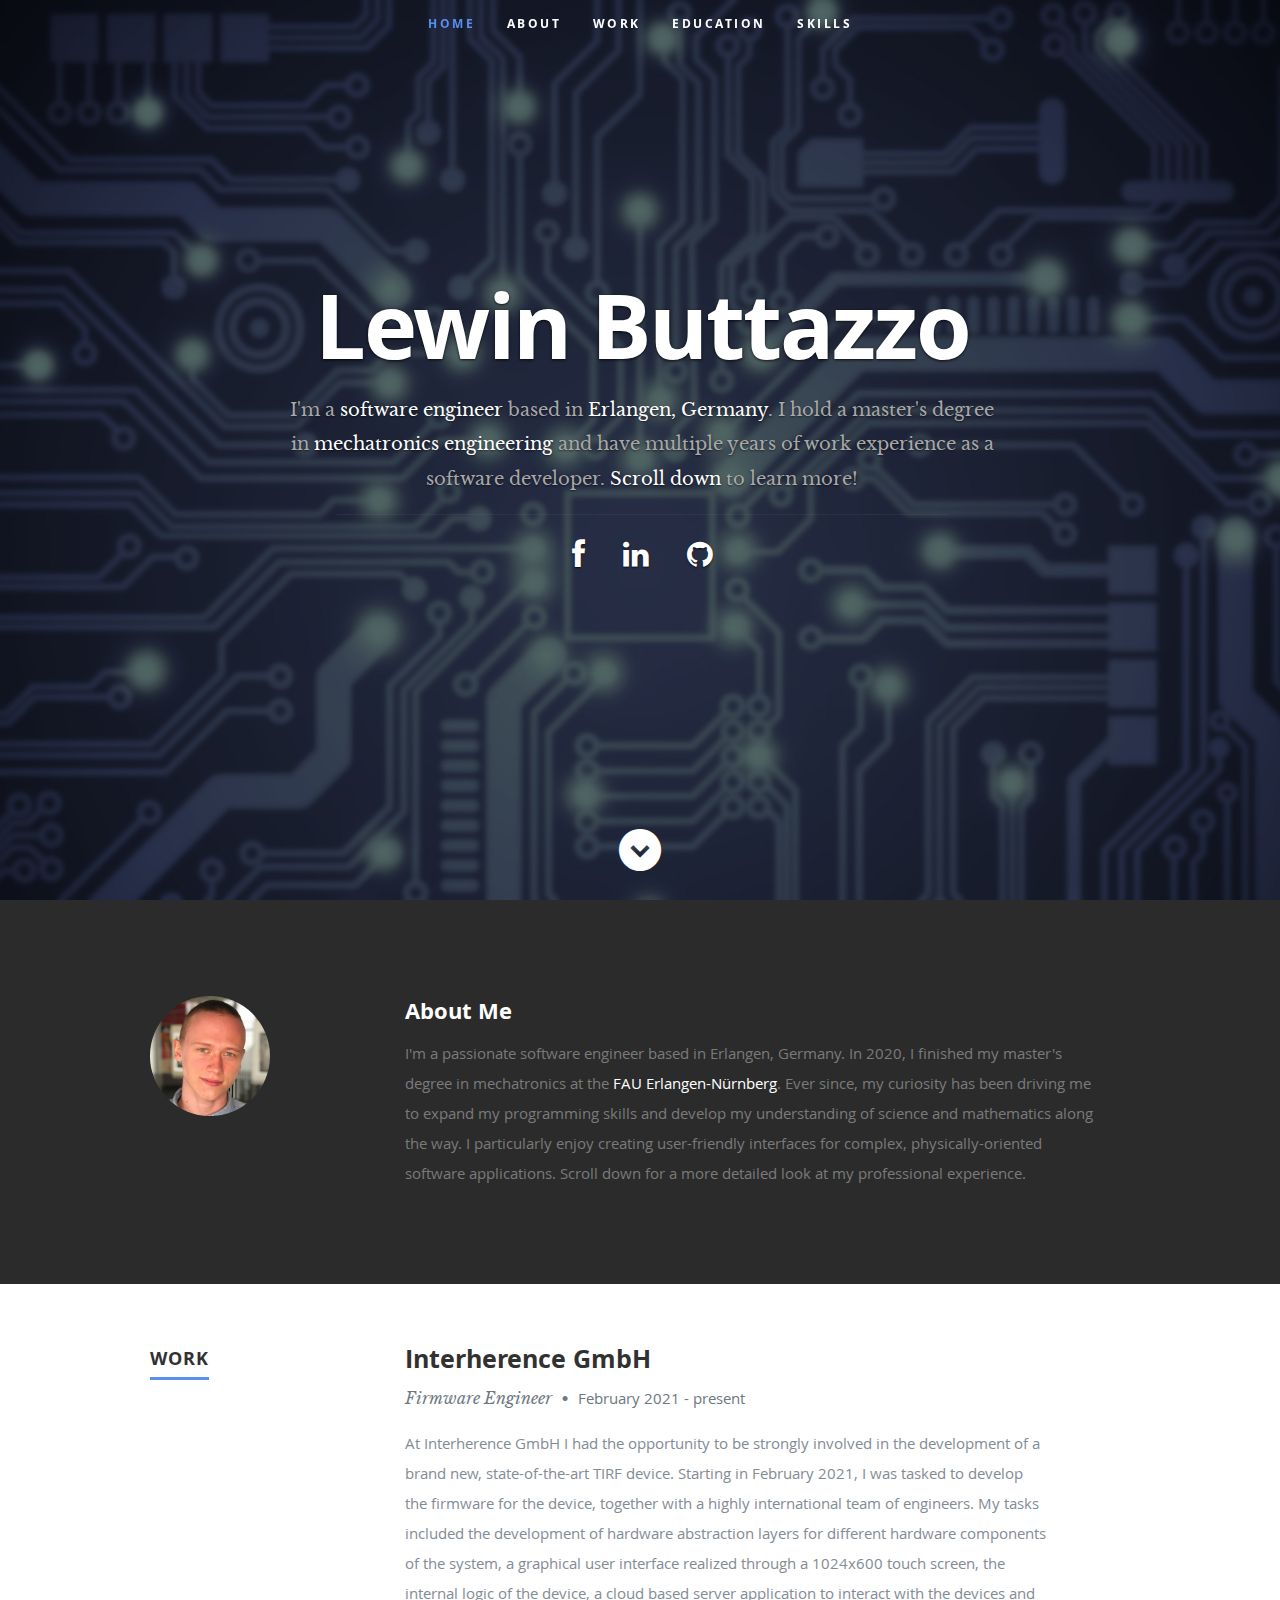
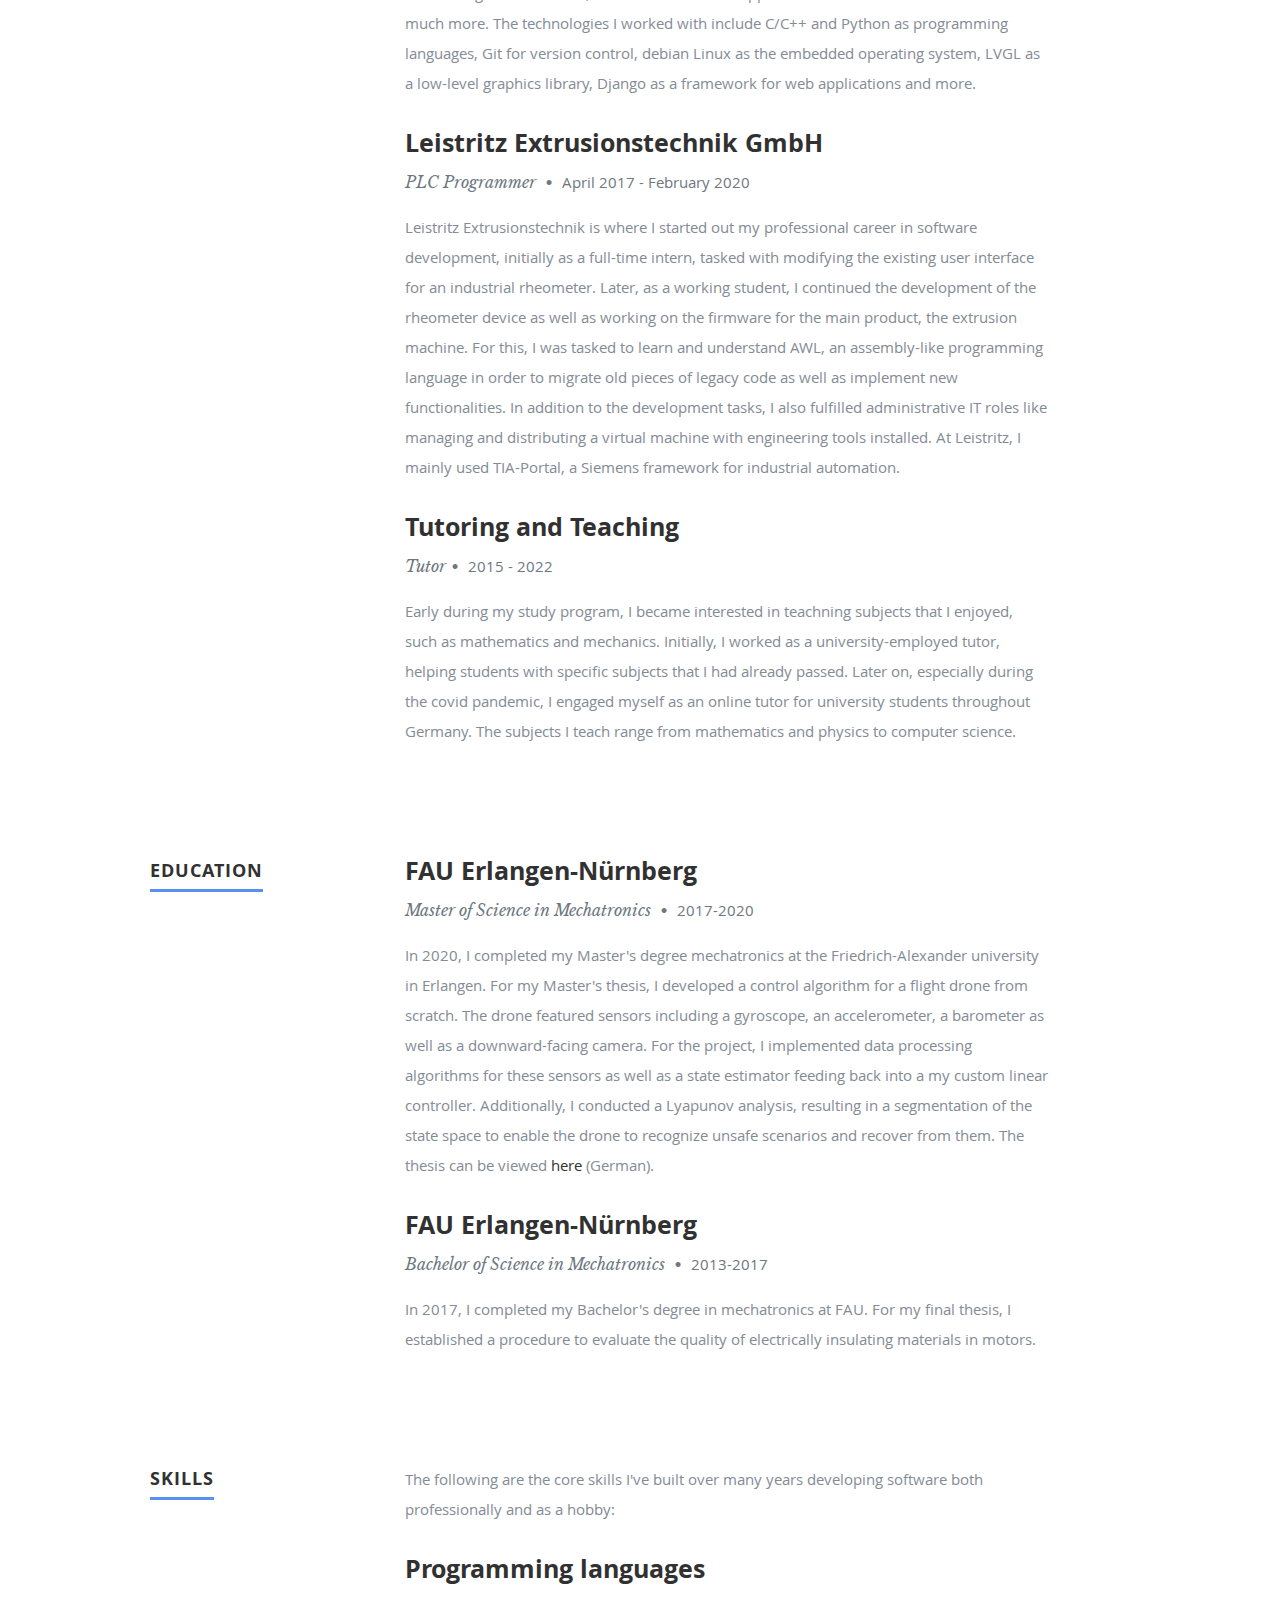
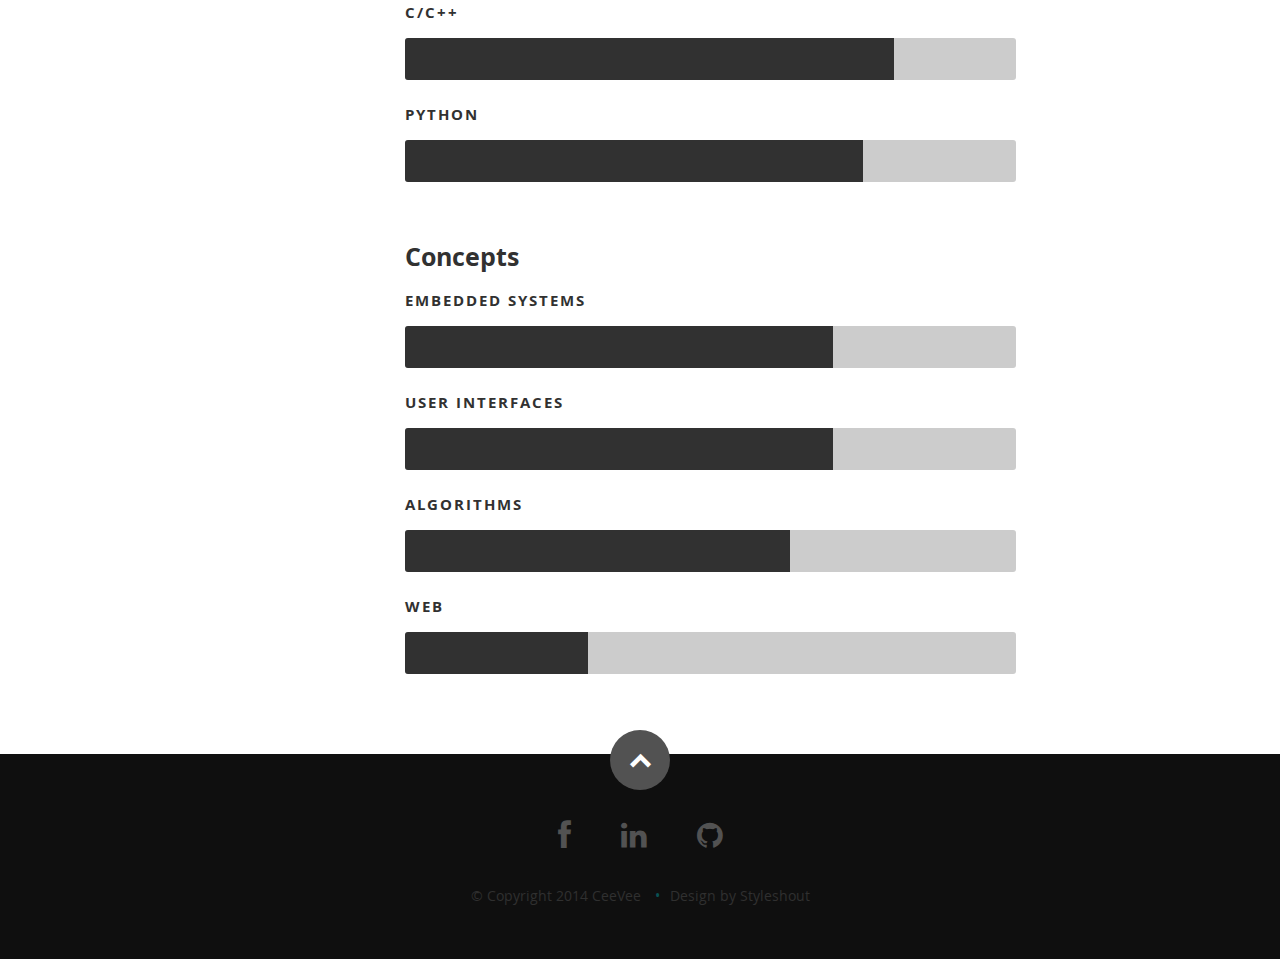
<file: index.html>
<!DOCTYPE html>
<!--[if lt IE 8 ]><html class="no-js ie ie7" lang="en"> <![endif]-->
<!--[if IE 8 ]><html class="no-js ie ie8" lang="en"> <![endif]-->
<!--[if (gte IE 8)|!(IE)]><!--><html class="no-js" lang="en"> <!--<![endif]-->
<head>

   <!--- Basic Page Needs
   ================================================== -->
   <meta charset="utf-8">
	<title>Lewin Buttazzo</title>
	<meta name="description" content="">
	<meta name="author" content="">

   <!-- Mobile Specific Metas
   ================================================== -->
	<meta name="viewport" content="width=device-width, initial-scale=1, maximum-scale=1">

	<!-- CSS
    ================================================== -->
   <link rel="stylesheet" href="css/default.css">
   <link rel="stylesheet" href="css/media-queries.css">
	<link rel="stylesheet" href="css/layout.css">
   <link rel="stylesheet" href="css/magnific-popup.css">

   <!-- Script
   ================================================== -->
	<script src="js/modernizr.js"></script>

   <!-- Favicons
	================================================== -->
	<link rel="shortcut icon" href="favicon.png" >

</head>

<body>

   <!-- Header
   ================================================== -->
   <header id="home">

      <nav id="nav-wrap">

         <a class="mobile-btn" href="#nav-wrap" title="Show navigation">Show navigation</a>
	      <a class="mobile-btn" href="#" title="Hide navigation">Hide navigation</a>

         <ul id="nav" class="nav">
            <li class="current"><a class="smoothscroll" href="#home">Home</a></li>
            <li><a class="smoothscroll" href="#about">About</a></li>
            <li><a class="smoothscroll" href="#work">Work</a></li>
            <li><a class="smoothscroll" href="#education">Education</a></li>
            <li><a class="smoothscroll" href="#skills">Skills</a></li>
	         <!-- <li><a class="smoothscroll" href="#resume">Resume</a></li>
            <li><a class="smoothscroll" href="#portfolio">Works</a></li>
            <li><a class="smoothscroll" href="#testimonials">Testimonials</a></li>
            <li><a class="smoothscroll" href="#contact">Contact</a></li> -->
         </ul> <!-- end #nav -->

      </nav> <!-- end #nav-wrap -->

      <div class="row banner">
         <div class="banner-text">
            <h1 class="responsive-headline">Lewin Buttazzo</h1>
            <h3>I'm a <span>software engineer</span> based in <span>Erlangen, Germany</span>. I hold a master's degree in <span>mechatronics engineering</span> and have multiple years of work experience as a software developer. <span>Scroll down</span> to learn more!</h3>
            <hr />
            <ul class="social">
               <li><a href="https://www.facebook.com/ttttttttttttzzzzzzzzz/"><i class="fa fa-facebook"></i></a></li>
               <li><a href="https://www.linkedin.com/in/lewin-b-05827519b/"><i class="fa fa-linkedin"></i></a></li>
               <li><a href="https://github.com/lewinttzz"><i class="fa fa-github"></i></a></li>
            </ul>
         </div>
      </div>

      <p class="scrolldown">
         <a class="smoothscroll" href="#about"><i class="icon-down-circle"></i></a>
      </p>

   </header> <!-- Header End -->


   <!-- About Section
   ================================================== -->
   <section id="about">

      <div class="row">

         <div class="three columns">

            <img class="profile-pic"  src="images/lewin_zmpt.jpg" alt="" />

         </div>

         <div class="nine columns main-col">

            <h2>About Me</h2>

            <p>I'm a passionate software engineer based in Erlangen, Germany. In 2020, I finished my master's degree in mechatronics
                at the <a href="https://www.fau.de/"> FAU Erlangen-Nürnberg</a>. Ever since, my curiosity has been driving me to expand my
                programming skills and develop my understanding of science and mathematics along the way. I particularly enjoy
                creating user-friendly interfaces for complex, physically-oriented software applications. Scroll down for a more detailed look at my professional experience.
            </p>

            <div class="row">

               

               <!-- <div class="columns download">
                  <p>
                     <a href="test.txt" class="button" download><i class="fa fa-download"></i>Download Resume PDF</a>
                  </p>
               </div> -->

            </div> <!-- end row -->

         </div> <!-- end .main-col -->

      </div>

   </section> <!-- About Section End-->

   <section id="work" class="resume">

         <div class="row work">
            
            <div class="three columns header-col">
               <h1><span>Work</span></h1>
            </div>
            
            <div class="nine columns main-col">
               
               <div class="row item">
                  
                  <div class="twelve columns">
                     
                     <h3> <a href="https://interherence.com" target="_blank">Interherence GmbH</a></h3>
                     <p class="info">Firmware Engineer <span>&bull;</span> <em class="date">February 2021 - present</em></p>
                     
                     <p>
                        At Interherence GmbH I had the opportunity to be strongly involved in the development of a brand new, state-of-the-art TIRF device. Starting in February 2021,
                        I was tasked to develop the firmware for the device, together with a highly international team of engineers. My tasks included the development of hardware abstraction
                        layers for different hardware components of the system, a graphical user interface realized through a 1024x600 touch screen, the internal logic of the device, a cloud based
                        server application to interact with the devices and much more. The technologies I worked with include C/C++ and Python as programming languages, Git for version control, debian Linux
                        as the embedded operating system, LVGL as a low-level graphics library, Django as a framework for web applications and more.
               
                     </p>
                     
                  </div>
                  
               </div> <!-- item end -->
               
               <div class="row item">
                  
                  <div class="twelve columns">
                     
                     <h3><a href="https://extruders.leistritz.com/en/start" target="_blank">Leistritz Extrusionstechnik GmbH</a></h3>
                     <p class="info">PLC Programmer <span>&bull;</span> <em class="date">April 2017 - February 2020</em></p>
                     
                     <p>
                        Leistritz Extrusionstechnik is where I started out my professional career in software development, initially as a full-time intern, tasked with
                         modifying the existing user interface for an industrial rheometer. Later, as a working student, I continued the development of the rheometer device
                         as well as working on the firmware for the main product, the extrusion machine. For this, I was tasked to learn and understand AWL, an assembly-like
                         programming language in order to migrate old pieces of legacy code as well as implement new functionalities. In addition to the development tasks, I also fulfilled administrative
                         IT roles like managing and distributing a virtual machine with engineering tools installed. At Leistritz, I mainly used TIA-Portal, a Siemens framework for industrial automation.
                     </p>
                     
                  </div>
                  
               </div> <!-- item end -->

               <div class="row item">
                  
                  <div class="twelve columns">
                     
                     <h3>Tutoring and Teaching</h3>
                     <p class="info">Tutor<span>&bull;</span> <em class="date">2015 - 2022</em></p>
                     
                     <p>
                        Early during my study program, I became interested in teachning subjects that I enjoyed, such as mathematics and mechanics.
                        Initially, I worked as a university-employed tutor, helping students with specific subjects that I had already passed.
                         Later on, especially during the covid pandemic, I engaged myself as an online tutor for university students throughout Germany.
                         The subjects I teach range from mathematics and physics to computer science.
                     </p>
                     
                  </div>
                  
               </div> <!-- item end -->
               
            </div> <!-- main-col end -->
            
         </div> <!-- End Work -->
   </section>

   <section id="education" class="resume">

            <div class="row education">
      
               <div class="three columns header-col">
                  <h1><span>Education</span></h1>
               </div>
      
               <div class="nine columns main-col">
      
                  <div class="row item">
      
                     <div class="twelve columns">
      
                        <h3><a href = "https://fau.de" target="_blank">FAU Erlangen-Nürnberg</a></h3>
                        <p class="info">Master of Science in Mechatronics <span>&bull;</span> <em class="date">2017-2020</em></p>
      
                        <p>
                           In 2020, I completed my Master's degree mechatronics at the Friedrich-Alexander university in Erlangen.
                           For my Master's thesis, I developed a control algorithm for a flight drone from scratch. The drone featured sensors including a gyroscope,
                            an accelerometer, a barometer as well as a downward-facing camera. For the project, I implemented data processing algorithms for these sensors as well as a
                             state estimator feeding back into a my custom linear controller. Additionally, I conducted a Lyapunov analysis, resulting in a segmentation of the state space
                             to enable the drone to recognize unsafe scenarios and recover from them. The thesis can be viewed <a href="LB_master_thesis.pdf" target="_blank"><i class="fa"></i>here</a> (German).

                            
                        </p>
      
                     </div>
      
                  </div> <!-- item end -->
      
                  <div class="row item">
      
                     <div class="twelve columns">
      
                        <h3><a href = "https://fau.com" target="_blank">FAU Erlangen-Nürnberg</a></h3>
                        <p class="info">Bachelor of Science in Mechatronics <span>&bull;</span> <em class="date">2013-2017</em></p>
      
                        <p>
                           In 2017, I completed my Bachelor's degree in mechatronics at FAU. For my final thesis, I established a procedure to evaluate the quality of electrically insulating materials in motors.
                        </p>
      
                     </div>
      
                  </div> <!-- item end -->
      
               </div> <!-- main-col end -->
      
            </div> <!-- End Education -->

         </section>


   <section id="skills" class="resume">
      
      <div class="row skill">

         <div class="three columns header-col">
            <h1><span>Skills</span></h1>
         </div>

         <div class="nine columns main-col">

            <p>The following are the core skills I've built over many years developing software both professionally and as a hobby:
            </p>
            <h3>Programming languages
            </h3>

				<div class="bars">
   
				   <ul class="skills">
                  <li><span class="bar-expand ccpp"></span><em>C/C++</em></li>
                  <li><span class="bar-expand python"></span><em>Python</em></li>
					</ul>

				</div><!-- end skill-bars -->
            <h3>Concepts
            </h3>

            <div class="bars">

				   <ul class="skills">
						<li><span class="bar-expand user_interface"></span><em>Embedded systems</em></li>
						<li><span class="bar-expand user_interface"></span><em>User interfaces</em></li>
						<li><span class="bar-expand algo"></span><em>Algorithms</em></li>
                  <li><span class="bar-expand web_tech"></span><em>Web</em></li>
					</ul>

				</div><!-- end skill-bars -->

			</div> <!-- main-col end -->

      </div> <!-- End skills -->

   </section> <!-- Resume Section End-->




   <!-- footer
   ================================================== -->
   <footer>

      <div class="row">

         <div class="twelve columns">

            <ul class="social-links">
                <li><a href="https://www.facebook.com/ttttttttttttzzzzzzzzz/"><i class="fa fa-facebook"></i></a></li>
                <li><a href="https://www.linkedin.com/in/lewin-b-05827519b/"><i class="fa fa-linkedin"></i></a></li>
                <li><a href="https://github.com/lewinttzz"><i class="fa fa-github"></i></a></li>
                
             </ul>
             <ul class="copyright">
               <li>&copy; Copyright 2014 CeeVee</li>
               <li>Design by Styleshout</li>   
            </ul>



         </div>

         <div id="go-top"><a class="smoothscroll" title="Back to Top" href="#home"><i class="icon-up-open"></i></a></div>

      </div>

   </footer> <!-- Footer End-->

   <!-- Java Script
   ================================================== -->
   <script src="http://ajax.googleapis.com/ajax/libs/jquery/1.10.2/jquery.min.js"></script>
   <script>window.jQuery || document.write('<script src="js/jquery-1.10.2.min.js"><\/script>')</script>
   <script type="text/javascript" src="js/jquery-migrate-1.2.1.min.js"></script>

   <script src="js/jquery.flexslider.js"></script>
   <script src="js/waypoints.js"></script>
   <script src="js/jquery.fittext.js"></script>
   <script src="js/magnific-popup.js"></script>
   <script src="js/init.js"></script>

</body>

</html>
</file>
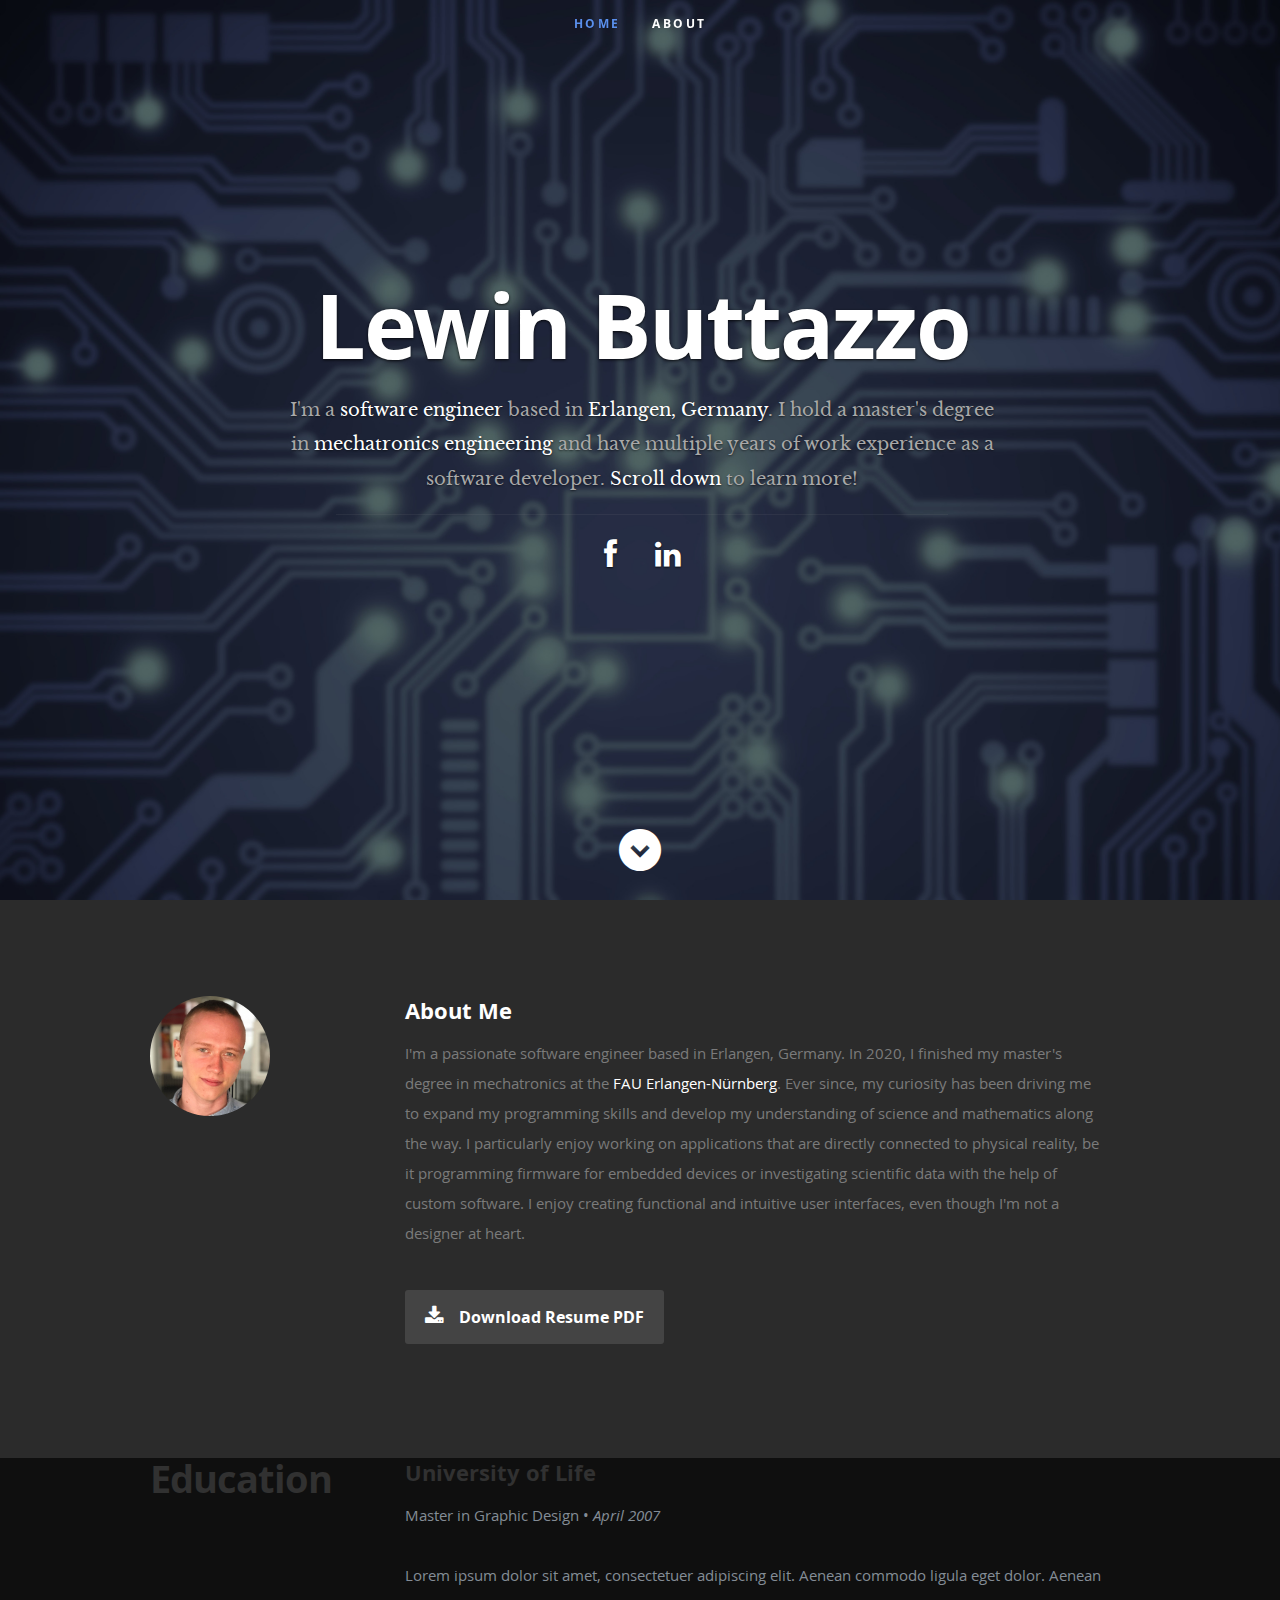
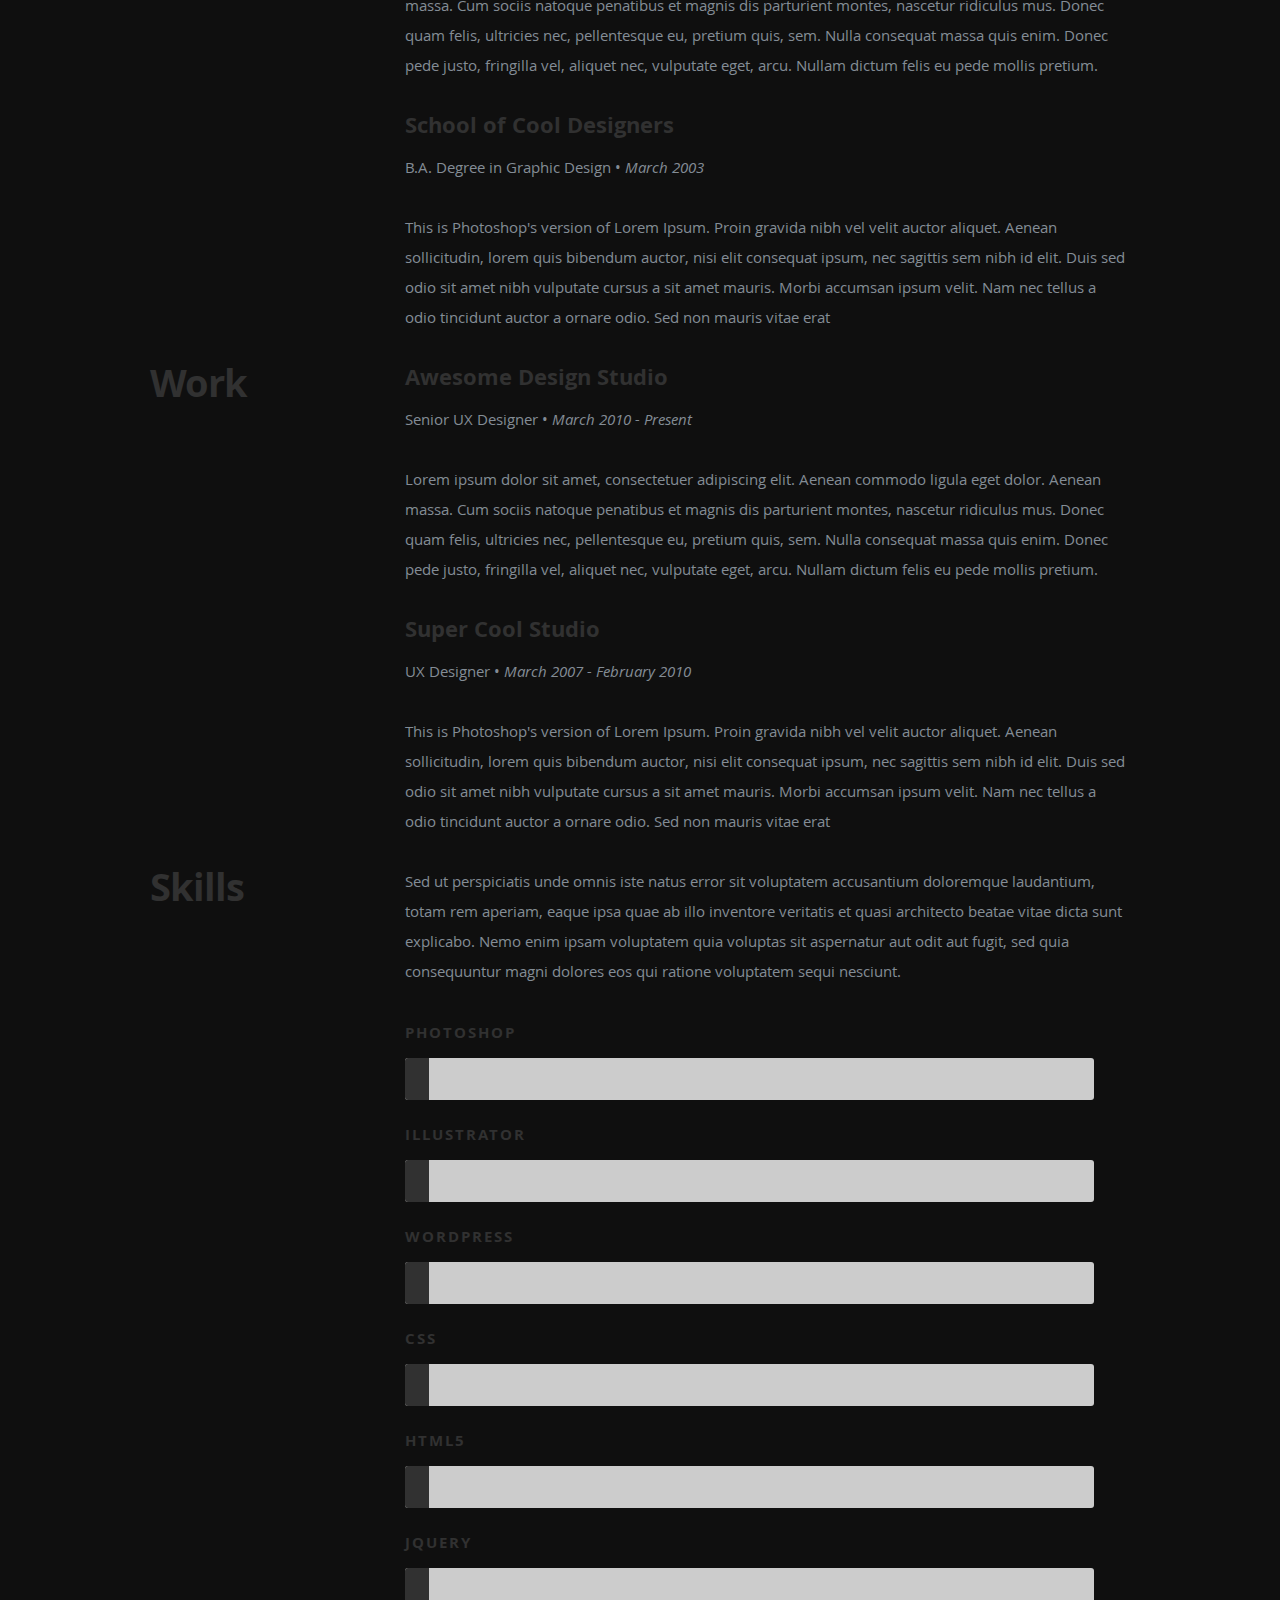
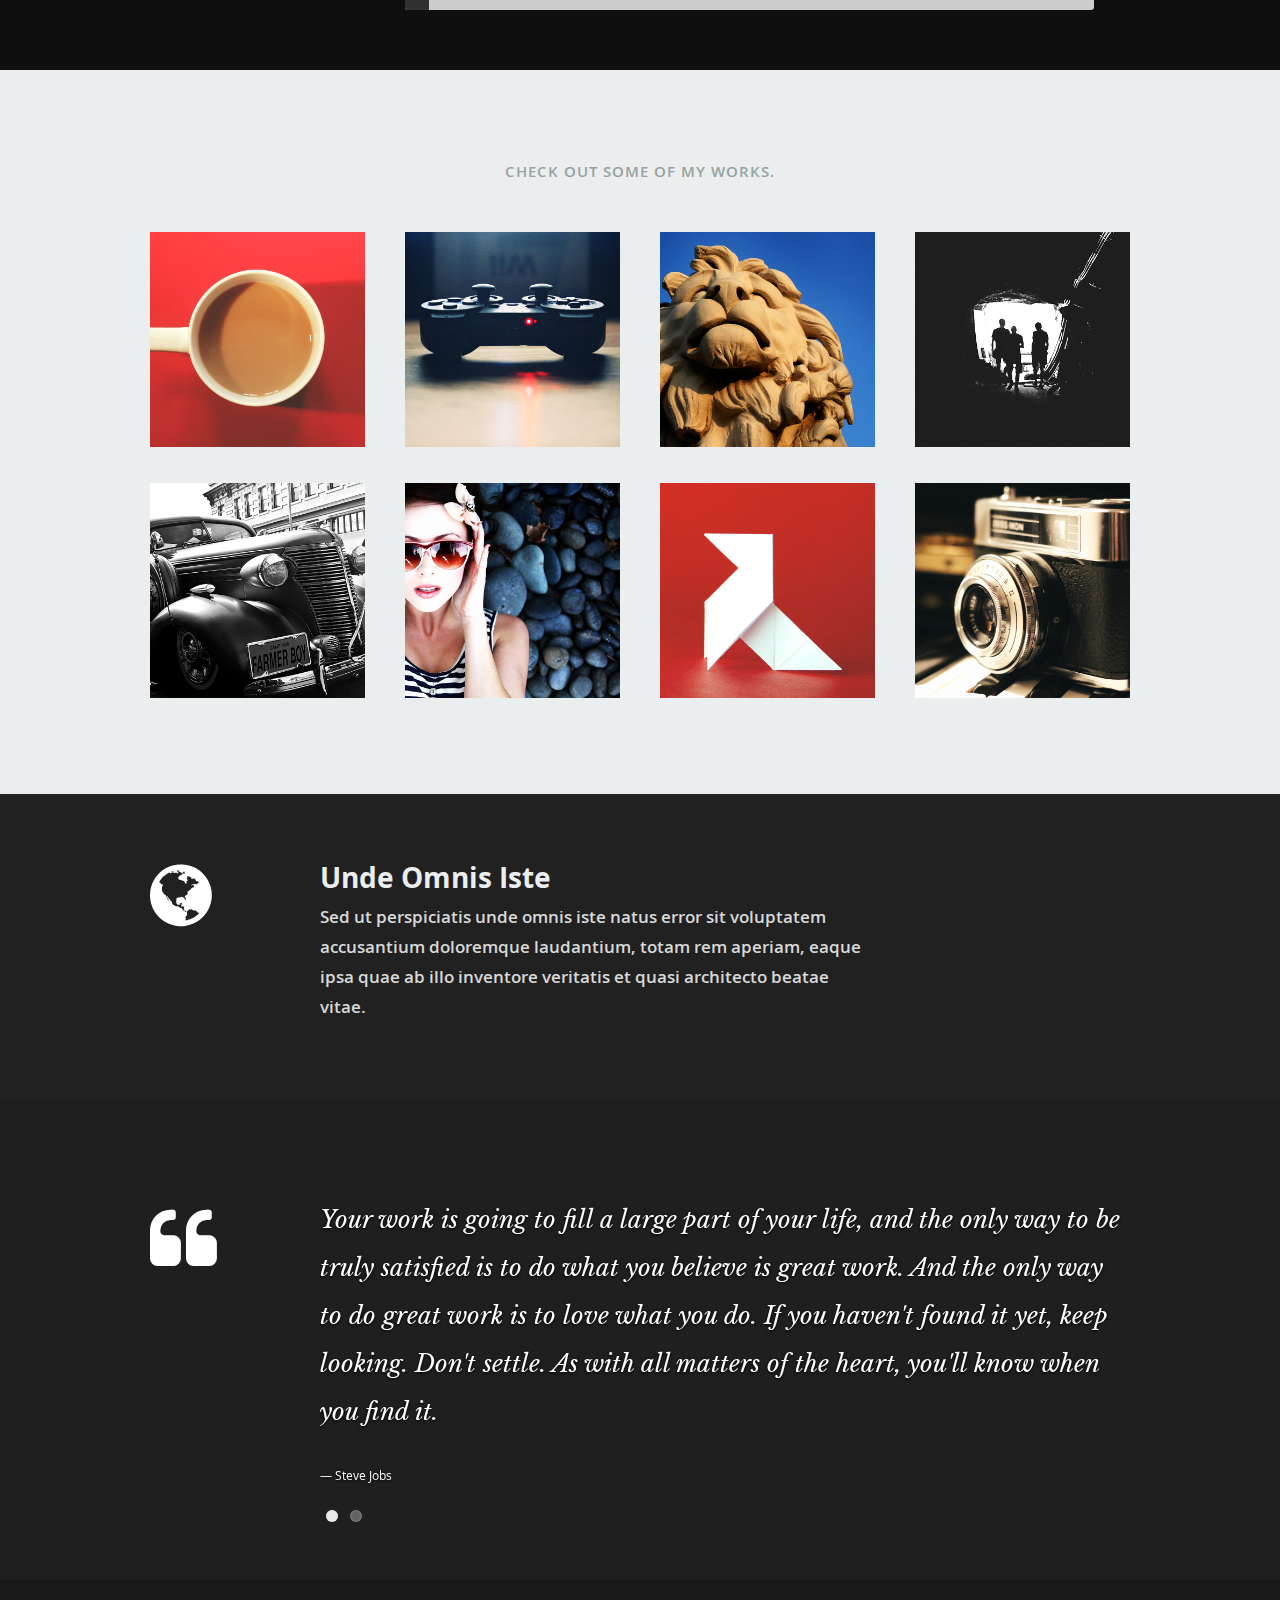
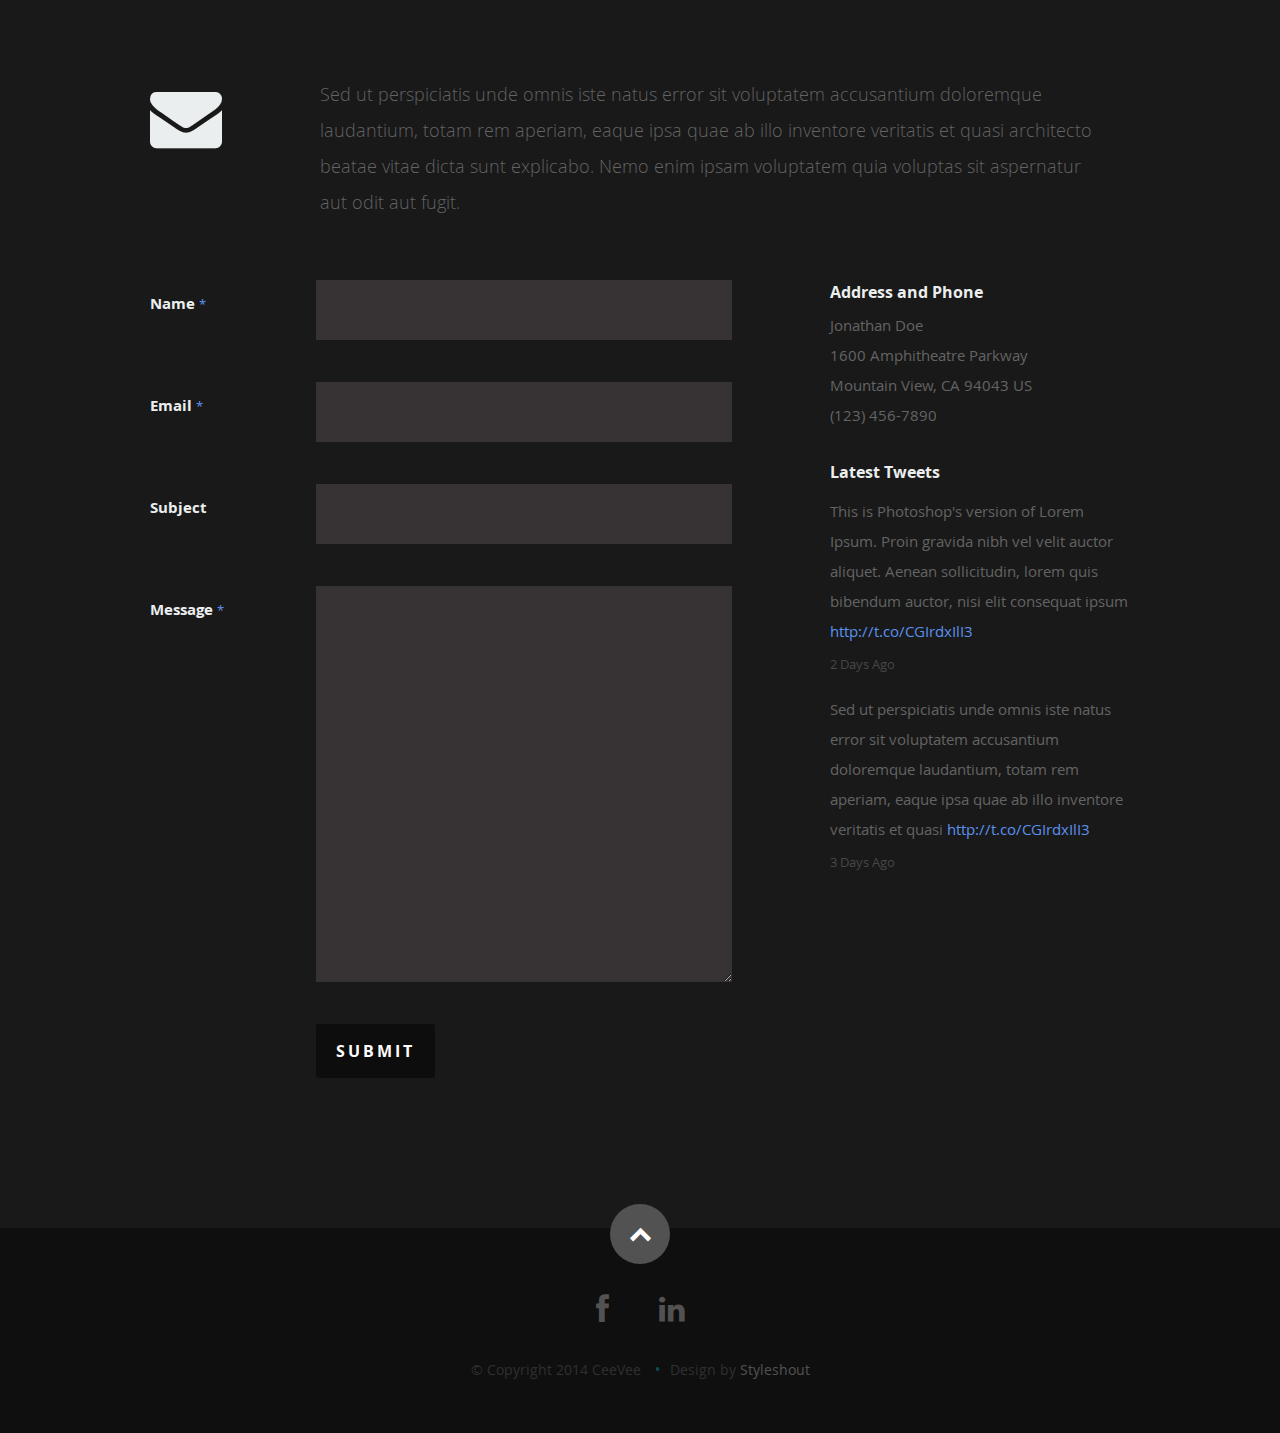
<file: index - Copy.html>
<!DOCTYPE html>
<!--[if lt IE 8 ]><html class="no-js ie ie7" lang="en"> <![endif]-->
<!--[if IE 8 ]><html class="no-js ie ie8" lang="en"> <![endif]-->
<!--[if (gte IE 8)|!(IE)]><!--><html class="no-js" lang="en"> <!--<![endif]-->
<head>

   <!--- Basic Page Needs
   ================================================== -->
   <meta charset="utf-8">
	<title>Lewin Buttazzo</title>
	<meta name="description" content="">
	<meta name="author" content="">

   <!-- Mobile Specific Metas
   ================================================== -->
	<meta name="viewport" content="width=device-width, initial-scale=1, maximum-scale=1">

	<!-- CSS
    ================================================== -->
   <link rel="stylesheet" href="css/default.css">
	<link rel="stylesheet" href="css/layout.css">
   <link rel="stylesheet" href="css/media-queries.css">
   <link rel="stylesheet" href="css/magnific-popup.css">

   <!-- Script
   ================================================== -->
	<script src="js/modernizr.js"></script>

   <!-- Favicons
	================================================== -->
	<link rel="shortcut icon" href="favicon.png" >

</head>

<body>

   <!-- Header
   ================================================== -->
   <header id="home">

      <nav id="nav-wrap">

         <a class="mobile-btn" href="#nav-wrap" title="Show navigation">Show navigation</a>
	      <a class="mobile-btn" href="#" title="Hide navigation">Hide navigation</a>

         <ul id="nav" class="nav">
            <li class="current"><a class="smoothscroll" href="#home">Home</a></li>
            <li><a class="smoothscroll" href="#about">About</a></li>
	         <!-- <li><a class="smoothscroll" href="#resume">Resume</a></li>
            <li><a class="smoothscroll" href="#portfolio">Works</a></li>
            <li><a class="smoothscroll" href="#testimonials">Testimonials</a></li>
            <li><a class="smoothscroll" href="#contact">Contact</a></li> -->
         </ul> <!-- end #nav -->

      </nav> <!-- end #nav-wrap -->

      <div class="row banner">
         <div class="banner-text">
            <h1 class="responsive-headline">Lewin Buttazzo</h1>
            <h3>I'm a <span>software engineer</span> based in <span>Erlangen, Germany</span>. I hold a master's degree in <span>mechatronics engineering</span> and have multiple years of work experience as a software developer. <span>Scroll down</span> to learn more!</h3>
            <hr />
            <ul class="social">
               <li><a href="https://www.facebook.com/ttttttttttttzzzzzzzzz/"><i class="fa fa-facebook"></i></a></li>
               <li><a href="https://www.linkedin.com/in/lewin-b-05827519b/"><i class="fa fa-linkedin"></i></a></li>
            </ul>
         </div>
      </div>

      <p class="scrolldown">
         <a class="smoothscroll" href="#about"><i class="icon-down-circle"></i></a>
      </p>

   </header> <!-- Header End -->


   <!-- About Section
   ================================================== -->
   <section id="about">

      <div class="row">

         <div class="three columns">

            <img class="profile-pic"  src="images/lewin_zmpt.jpg" alt="" />

         </div>

         <div class="nine columns main-col">

            <h2>About Me</h2>

            <p>I'm a passionate software engineer based in Erlangen, Germany. In 2020, I finished my master's degree in mechatronics
                at the <a href="https://www.fau.de/"> FAU Erlangen-Nürnberg</a>. Ever since, my curiosity has been driving me to expand my
                programming skills and develop my understanding of science and mathematics along the way. I particularly enjoy
                working on applications that are directly connected to physical reality, be it programming firmware for embedded devices or
                investigating scientific data with the help of custom software. I enjoy
                creating functional and intuitive user interfaces, even though I'm not a designer at heart.
            </p>

            <div class="row">

               

               <div class="columns download">
                  <p>
                     <a href="test.txt" class="button" download><i class="fa fa-download"></i>Download Resume PDF</a>
                  </p>
               </div>

            </div> <!-- end row -->

         </div> <!-- end .main-col -->

      </div>

   </section> <!-- About Section End-->


   <!-- Resume Section
   ================================================== -->
   <section id="resume">

      <!-- Education
      ----------------------------------------------- -->
      <div class="row education">

         <div class="three columns header-col">
            <h1><span>Education</span></h1>
         </div>

         <div class="nine columns main-col">

            <div class="row item">

               <div class="twelve columns">

                  <h3>University of Life</h3>
                  <p class="info">Master in Graphic Design <span>&bull;</span> <em class="date">April 2007</em></p>

                  <p>
                  Lorem ipsum dolor sit amet, consectetuer adipiscing elit. Aenean commodo ligula eget dolor. Aenean massa.
                  Cum sociis natoque penatibus et magnis dis parturient montes, nascetur ridiculus mus. Donec quam felis,
                  ultricies nec, pellentesque eu, pretium quis, sem. Nulla consequat massa quis enim.
                  Donec pede justo, fringilla vel, aliquet nec, vulputate eget, arcu. Nullam dictum felis eu pede mollis pretium.
                  </p>

               </div>

            </div> <!-- item end -->

            <div class="row item">

               <div class="twelve columns">

                  <h3>School of Cool Designers</h3>
                  <p class="info">B.A. Degree in Graphic Design <span>&bull;</span> <em class="date">March 2003</em></p>

                  <p>
                  This is Photoshop's version  of Lorem Ipsum. Proin gravida nibh vel velit auctor aliquet.
                  Aenean sollicitudin, lorem quis bibendum auctor, nisi elit consequat ipsum, nec sagittis sem
                  nibh id elit. Duis sed odio sit amet nibh vulputate cursus a sit amet mauris. Morbi accumsan
                  ipsum velit. Nam nec tellus a odio tincidunt auctor a ornare odio. Sed non  mauris vitae erat
                  </p>

               </div>

            </div> <!-- item end -->

         </div> <!-- main-col end -->

      </div> <!-- End Education -->


      <!-- Work
      ----------------------------------------------- -->
      <div class="row work">

         <div class="three columns header-col">
            <h1><span>Work</span></h1>
         </div>

         <div class="nine columns main-col">

            <div class="row item">

               <div class="twelve columns">

                  <h3>Awesome Design Studio</h3>
                  <p class="info">Senior UX Designer <span>&bull;</span> <em class="date">March 2010 - Present</em></p>

                  <p>
                  Lorem ipsum dolor sit amet, consectetuer adipiscing elit. Aenean commodo ligula eget dolor. Aenean massa.
                  Cum sociis natoque penatibus et magnis dis parturient montes, nascetur ridiculus mus. Donec quam felis,
                  ultricies nec, pellentesque eu, pretium quis, sem. Nulla consequat massa quis enim.
                  Donec pede justo, fringilla vel, aliquet nec, vulputate eget, arcu. Nullam dictum felis eu pede mollis pretium.
                  </p>

               </div>

            </div> <!-- item end -->

            <div class="row item">

               <div class="twelve columns">

                  <h3>Super Cool Studio</h3>
                  <p class="info">UX Designer <span>&bull;</span> <em class="date">March 2007 - February 2010</em></p>

                  <p>
                  This is Photoshop's version  of Lorem Ipsum. Proin gravida nibh vel velit auctor aliquet.
                  Aenean sollicitudin, lorem quis bibendum auctor, nisi elit consequat ipsum, nec sagittis sem
                  nibh id elit. Duis sed odio sit amet nibh vulputate cursus a sit amet mauris. Morbi accumsan
                  ipsum velit. Nam nec tellus a odio tincidunt auctor a ornare odio. Sed non  mauris vitae erat
                  </p>

               </div>

            </div> <!-- item end -->

         </div> <!-- main-col end -->

      </div> <!-- End Work -->


      <!-- Skills
      ----------------------------------------------- -->
      <div class="row skill">

         <div class="three columns header-col">
            <h1><span>Skills</span></h1>
         </div>

         <div class="nine columns main-col">

            <p>Sed ut perspiciatis unde omnis iste natus error sit voluptatem accusantium doloremque laudantium, totam rem aperiam,
            eaque ipsa quae ab illo inventore veritatis et quasi architecto beatae vitae dicta sunt explicabo. Nemo enim ipsam
            voluptatem quia voluptas sit aspernatur aut odit aut fugit, sed quia consequuntur magni dolores eos qui ratione
            voluptatem sequi nesciunt.
            </p>

				<div class="bars">

				   <ul class="skills">
					   <li><span class="bar-expand photoshop"></span><em>Photoshop</em></li>
                  <li><span class="bar-expand illustrator"></span><em>Illustrator</em></li>
						<li><span class="bar-expand wordpress"></span><em>Wordpress</em></li>
						<li><span class="bar-expand css"></span><em>CSS</em></li>
						<li><span class="bar-expand html5"></span><em>HTML5</em></li>
                  <li><span class="bar-expand jquery"></span><em>jQuery</em></li>
					</ul>

				</div><!-- end skill-bars -->

			</div> <!-- main-col end -->

      </div> <!-- End skills -->

   </section> <!-- Resume Section End-->


   <!-- Portfolio Section
   ================================================== -->
   <section id="portfolio">

      <div class="row">

         <div class="twelve columns collapsed">

            <h1>Check Out Some of My Works.</h1>

            <!-- portfolio-wrapper -->
            <div id="portfolio-wrapper" class="bgrid-quarters s-bgrid-thirds cf">

          	   <div class="columns portfolio-item">
                  <div class="item-wrap">

                     <a href="#modal-01" title="">
                        <img alt="" src="images/portfolio/coffee.jpg">
                        <div class="overlay">
                           <div class="portfolio-item-meta">
          					      <h5>Coffee</h5>
                              <p>Illustrration</p>
          					   </div>
                        </div>
                        <div class="link-icon"><i class="icon-plus"></i></div>
                     </a>

                  </div>
          		</div> <!-- item end -->

               <div class="columns portfolio-item">
                  <div class="item-wrap">

                     <a href="#modal-02" title="">
                        <img alt="" src="images/portfolio/console.jpg">
                        <div class="overlay">
                           <div class="portfolio-item-meta">
          					      <h5>Console</h5>
                              <p>Web Development</p>
          					   </div>
                        </div>
                        <div class="link-icon"><i class="icon-plus"></i></div>
                     </a>

                  </div>
          		</div> <!-- item end -->

               <div class="columns portfolio-item">
                  <div class="item-wrap">

                     <a href="#modal-03" title="">
                        <img alt="" src="images/portfolio/judah.jpg">
                        <div class="overlay">
                           <div class="portfolio-item-meta">
          					      <h5>Judah</h5>
                              <p>Webdesign</p>
          					   </div>
                        </div>
                        <div class="link-icon"><i class="icon-plus"></i></div>
                     </a>

                  </div>
          		</div> <!-- item end -->

               <div class="columns portfolio-item">
                  <div class="item-wrap">

                     <a href="#modal-04" title="">
                        <img alt="" src="images/portfolio/into-the-light.jpg">
                        <div class="overlay">
                           <div class="portfolio-item-meta">
          					      <h5>Into The Light</h5>
                              <p>Photography</p>
          					   </div>
                        </div>
                        <div class="link-icon"><i class="icon-plus"></i></div>
                     </a>

                  </div>
          		</div> <!-- item end -->

               <div class="columns portfolio-item">
                  <div class="item-wrap">

                     <a href="#modal-05" title="">
                        <img alt="" src="images/portfolio/farmerboy.jpg">
                        <div class="overlay">
                           <div class="portfolio-item-meta">
          					      <h5>Farmer Boy</h5>
                              <p>Branding</p>
          					   </div>
                        </div>
                        <div class="link-icon"><i class="icon-plus"></i></div>
                     </a>

                  </div>
          		</div> <!-- item end -->

               <div class="columns portfolio-item">
                  <div class="item-wrap">

                     <a href="#modal-06" title="">
                        <img alt="" src="images/portfolio/girl.jpg">
                        <div class="overlay">
                           <div class="portfolio-item-meta">
          					      <h5>Girl</h5>
                              <p>Photography</p>
          					   </div>
                        </div>
                        <div class="link-icon"><i class="icon-plus"></i></div>
                     </a>

                  </div>
          		</div> <!-- item end -->

               <div class="columns portfolio-item">
                  <div class="item-wrap">

                     <a href="#modal-07" title="">
                        <img alt="" src="images/portfolio/origami.jpg">
                        <div class="overlay">
                           <div class="portfolio-item-meta">
          					      <h5>Origami</h5>
                              <p>Illustrration</p>
          					   </div>
                        </div>
                        <div class="link-icon"><i class="icon-plus"></i></div>
                     </a>

                  </div>
          		</div> <!-- item end -->

               <div class="columns portfolio-item">
                  <div class="item-wrap">

                     <a href="#modal-08" title="">
                        <img alt="" src="images/portfolio/retrocam.jpg">
                        <div class="overlay">
                           <div class="portfolio-item-meta">
          					      <h5>Retrocam</h5>
                              <p>Web Development</p>
          					   </div>
                        </div>
                        <div class="link-icon"><i class="icon-plus"></i></div>
                     </a>

                  </div>
          		</div>  <!-- item end -->

            </div> <!-- portfolio-wrapper end -->

         </div> <!-- twelve columns end -->


         <!-- Modal Popup
	      --------------------------------------------------------------- -->

         <div id="modal-01" class="popup-modal mfp-hide">

		      <img class="scale-with-grid" src="images/portfolio/modals/m-coffee.jpg" alt="" />

		      <div class="description-box">
			      <h4>Coffee Cup</h4>
			      <p>Proin gravida nibh vel velit auctor aliquet. Aenean sollicitudin, lorem quis bibendum auctor, nisi elit consequat ipsum, nec sagittis sem nibh id elit.</p>
               <span class="categories"><i class="fa fa-tag"></i>Branding, Webdesign</span>
		      </div>

            <div class="link-box">
               <a href="http://www.behance.net" target="_blank">Details</a>
		         <a class="popup-modal-dismiss">Close</a>
            </div>

	      </div><!-- modal-01 End -->

         <div id="modal-02" class="popup-modal mfp-hide">

		      <img class="scale-with-grid" src="images/portfolio/modals/m-console.jpg" alt="" />

		      <div class="description-box">
			      <h4>Console</h4>
			      <p>Proin gravida nibh vel velit auctor aliquet. Aenean sollicitudin, lorem quis bibendum auctor, nisi elit consequat ipsum, nec sagittis sem nibh id elit.</p>
               <span class="categories"><i class="fa fa-tag"></i>Branding, Web Development</span>
		      </div>

            <div class="link-box">
               <a href="http://www.behance.net" target="_blank">Details</a>
		         <a class="popup-modal-dismiss">Close</a>
            </div>

	      </div><!-- modal-02 End -->

         <div id="modal-03" class="popup-modal mfp-hide">

		      <img class="scale-with-grid" src="images/portfolio/modals/m-judah.jpg" alt="" />

		      <div class="description-box">
			      <h4>Judah</h4>
			      <p>Proin gravida nibh vel velit auctor aliquet. Aenean sollicitudin, lorem quis bibendum auctor, nisi elit consequat ipsum, nec sagittis sem nibh id elit.</p>
               <span class="categories"><i class="fa fa-tag"></i>Branding</span>
		      </div>

            <div class="link-box">
               <a href="http://www.behance.net" target="_blank">Details</a>
		         <a class="popup-modal-dismiss">Close</a>
            </div>

	      </div><!-- modal-03 End -->

         <div id="modal-04" class="popup-modal mfp-hide">

		      <img class="scale-with-grid" src="images/portfolio/modals/m-intothelight.jpg" alt="" />

		      <div class="description-box">
			      <h4>Into the Light</h4>
			      <p>Proin gravida nibh vel velit auctor aliquet. Aenean sollicitudin, lorem quis bibendum auctor, nisi elit consequat ipsum, nec sagittis sem nibh id elit.</p>
               <span class="categories"><i class="fa fa-tag"></i>Photography</span>
		      </div>

            <div class="link-box">
               <a href="http://www.behance.net" target="_blank">Details</a>
		         <a class="popup-modal-dismiss">Close</a>
            </div>

	      </div><!-- modal-04 End -->

         <div id="modal-05" class="popup-modal mfp-hide">

		      <img class="scale-with-grid" src="images/portfolio/modals/m-farmerboy.jpg" alt="" />

		      <div class="description-box">
			      <h4>Farmer Boy</h4>
			      <p>Proin gravida nibh vel velit auctor aliquet. Aenean sollicitudin, lorem quis bibendum auctor, nisi elit consequat ipsum, nec sagittis sem nibh id elit.</p>
               <span class="categories"><i class="fa fa-tag"></i>Branding, Webdesign</span>
		      </div>

            <div class="link-box">
               <a href="http://www.behance.net" target="_blank">Details</a>
		         <a class="popup-modal-dismiss">Close</a>
            </div>

	      </div><!-- modal-05 End -->

         <div id="modal-06" class="popup-modal mfp-hide">

		      <img class="scale-with-grid" src="images/portfolio/modals/m-girl.jpg" alt="" />

		      <div class="description-box">
			      <h4>Girl</h4>
			      <p>Proin gravida nibh vel velit auctor aliquet. Aenean sollicitudin, lorem quis bibendum auctor, nisi elit consequat ipsum, nec sagittis sem nibh id elit.</p>
               <span class="categories"><i class="fa fa-tag"></i>Photography</span>
		      </div>

            <div class="link-box">
               <a href="http://www.behance.net" target="_blank">Details</a>
		         <a class="popup-modal-dismiss">Close</a>
            </div>

	      </div><!-- modal-06 End -->

         <div id="modal-07" class="popup-modal mfp-hide">

		      <img class="scale-with-grid" src="images/portfolio/modals/m-origami.jpg" alt="" />

		      <div class="description-box">
			      <h4>Origami</h4>
			      <p>Proin gravida nibh vel velit auctor aliquet. Aenean sollicitudin, lorem quis bibendum auctor, nisi elit consequat ipsum, nec sagittis sem nibh id elit.</p>
               <span class="categories"><i class="fa fa-tag"></i>Branding, Illustration</span>
		      </div>

            <div class="link-box">
               <a href="http://www.behance.net" target="_blank">Details</a>
		         <a class="popup-modal-dismiss">Close</a>
            </div>

	      </div><!-- modal-07 End -->

         <div id="modal-08" class="popup-modal mfp-hide">

		      <img class="scale-with-grid" src="images/portfolio/modals/m-retrocam.jpg" alt="" />

		      <div class="description-box">
			      <h4>Retrocam</h4>
			      <p>Proin gravida nibh vel velit auctor aliquet. Aenean sollicitudin, lorem quis bibendum auctor, nisi elit consequat ipsum, nec sagittis sem nibh id elit.</p>
               <span class="categories"><i class="fa fa-tag"></i>Webdesign, Photography</span>
		      </div>

            <div class="link-box">
               <a href="http://www.behance.net" target="_blank">Details</a>
		         <a class="popup-modal-dismiss">Close</a>
            </div>

	      </div><!-- modal-01 End -->


      </div> <!-- row End -->

   </section> <!-- Portfolio Section End-->


   <!-- Call-To-Action Section
   ================================================== -->
   <section id="call-to-action">

      <div class="row">

         <div class="two columns header-col">

            <h1><span>Get Hosting.</span></h1>

         </div>

         <div class="seven columns">

            <h2><span class="lead">Unde Omnis Iste</span></h2>
            <p><span class="lead">Sed ut perspiciatis unde omnis iste natus error sit voluptatem accusantium doloremque laudantium, totam rem aperiam,
            eaque ipsa quae ab illo inventore veritatis et quasi architecto beatae vitae. </span></p>

         </div>

         <div class="three columns action">



         </div>

      </div>

   </section> <!-- Call-To-Action Section End-->


   <!-- Testimonials Section
   ================================================== -->
   <section id="testimonials">

      <div class="text-container">

         <div class="row">

            <div class="two columns header-col">

               <h1><span>Client Testimonials</span></h1>

            </div>

            <div class="ten columns flex-container">

               <div class="flexslider">

                  <ul class="slides">

                     <li>
                        <blockquote>
                           <p>Your work is going to fill a large part of your life, and the only way to be truly satisfied is
                           to do what you believe is great work. And the only way to do great work is to love what you do.
                           If you haven't found it yet, keep looking. Don't settle. As with all matters of the heart, you'll know when you find it.
                           </p>
                           <cite>Steve Jobs</cite>
                        </blockquote>
                     </li> <!-- slide ends -->

                     <li>
                        <blockquote>
                           <p>This is Photoshop's version  of Lorem Ipsum. Proin gravida nibh vel velit auctor aliquet.
                           Aenean sollicitudin, lorem quis bibendum auctor, nisi elit consequat ipsum, nec sagittis sem
                           nibh id elit. Duis sed odio sit amet nibh vulputate cursus a sit amet mauris.
                           </p>
                           <cite>Mr. Adobe</cite>
                        </blockquote>
                     </li> <!-- slide ends -->

                  </ul>

               </div> <!-- div.flexslider ends -->

            </div> <!-- div.flex-container ends -->

         </div> <!-- row ends -->

       </div>  <!-- text-container ends -->

   </section> <!-- Testimonials Section End-->


   <!-- Contact Section
   ================================================== -->
   <section id="contact">

         <div class="row section-head">

            <div class="two columns header-col">

               <h1><span>Get In Touch.</span></h1>

            </div>

            <div class="ten columns">

                  <p class="lead">Sed ut perspiciatis unde omnis iste natus error sit voluptatem accusantium doloremque laudantium, totam rem aperiam,
                  eaque ipsa quae ab illo inventore veritatis et quasi architecto beatae vitae dicta sunt explicabo. Nemo enim ipsam
                  voluptatem quia voluptas sit aspernatur aut odit aut fugit.
                  </p>

            </div>

         </div>

         <div class="row">

            <div class="eight columns">

               <!-- form -->
               <form action="" method="post" id="contactForm" name="contactForm">
					<fieldset>

                  <div>
						   <label for="contactName">Name <span class="required">*</span></label>
						   <input type="text" value="" size="35" id="contactName" name="contactName">
                  </div>

                  <div>
						   <label for="contactEmail">Email <span class="required">*</span></label>
						   <input type="text" value="" size="35" id="contactEmail" name="contactEmail">
                  </div>

                  <div>
						   <label for="contactSubject">Subject</label>
						   <input type="text" value="" size="35" id="contactSubject" name="contactSubject">
                  </div>

                  <div>
                     <label for="contactMessage">Message <span class="required">*</span></label>
                     <textarea cols="50" rows="15" id="contactMessage" name="contactMessage"></textarea>
                  </div>

                  <div>
                     <button class="submit">Submit</button>
                     <span id="image-loader">
                        <img alt="" src="images/loader.gif">
                     </span>
                  </div>

					</fieldset>
				   </form> <!-- Form End -->

               <!-- contact-warning -->
               <div id="message-warning"> Error boy</div>
               <!-- contact-success -->
				   <div id="message-success">
                  <i class="fa fa-check"></i>Your message was sent, thank you!<br>
				   </div>

            </div>


            <aside class="four columns footer-widgets">

               <div class="widget widget_contact">

					   <h4>Address and Phone</h4>
					   <p class="address">
						   Jonathan Doe<br>
						   1600 Amphitheatre Parkway <br>
						   Mountain View, CA 94043 US<br>
						   <span>(123) 456-7890</span>
					   </p>

				   </div>

               <div class="widget widget_tweets">

                  <h4 class="widget-title">Latest Tweets</h4>

                  <ul id="twitter">
                     <li>
                        <span>
                        This is Photoshop's version  of Lorem Ipsum. Proin gravida nibh vel velit auctor aliquet.
                        Aenean sollicitudin, lorem quis bibendum auctor, nisi elit consequat ipsum
                        <a href="#">http://t.co/CGIrdxIlI3</a>
                        </span>
                        <b><a href="#">2 Days Ago</a></b>
                     </li>
                     <li>
                        <span>
                        Sed ut perspiciatis unde omnis iste natus error sit voluptatem accusantium doloremque laudantium, totam rem aperiam,
                        eaque ipsa quae ab illo inventore veritatis et quasi
                        <a href="#">http://t.co/CGIrdxIlI3</a>
                        </span>
                        <b><a href="#">3 Days Ago</a></b>
                     </li>
                  </ul>

		         </div>

            </aside>

      </div>

   </section> <!-- Contact Section End-->


   <!-- footer
   ================================================== -->
   <footer>

      <div class="row">

         <div class="twelve columns">

            <ul class="social-links">
                <li><a href="https://www.facebook.com/ttttttttttttzzzzzzzzz/"><i class="fa fa-facebook"></i></a></li>
                <li><a href="https://www.linkedin.com/in/lewin-b-05827519b/"><i class="fa fa-linkedin"></i></a></li>
             </ul>

            <ul class="copyright">
               <li>&copy; Copyright 2014 CeeVee</li>
               <li>Design by <a href="http://www.styleshout.com/" title="Styleshout" target="_blank">Styleshout</a></li>   
            </ul>

         </div>

         <div id="go-top"><a class="smoothscroll" title="Back to Top" href="#home"><i class="icon-up-open"></i></a></div>

      </div>

   </footer> <!-- Footer End-->

   <!-- Java Script
   ================================================== -->
   <script src="http://ajax.googleapis.com/ajax/libs/jquery/1.10.2/jquery.min.js"></script>
   <script>window.jQuery || document.write('<script src="js/jquery-1.10.2.min.js"><\/script>')</script>
   <script type="text/javascript" src="js/jquery-migrate-1.2.1.min.js"></script>

   <script src="js/jquery.flexslider.js"></script>
   <script src="js/waypoints.js"></script>
   <script src="js/jquery.fittext.js"></script>
   <script src="js/magnific-popup.js"></script>
   <script src="js/init.js"></script>

</body>

</html>
</file>
<file: css/default.css>
/*
=====================================================================
*   Ceevee v1.0 Default Stylesheet
*   url: styleshout.com
*   03-17-2014
=====================================================================

TOC:
a. Webfonts and Icon fonts
b. Reset
c. Default Styles
   1. Basic
   2. Typography
   3. Links
   4. Images
   5. Buttons
   6. Forms
d. Grid
e. Others
   1. Clearing
   2. Misc

=====================================================================  */

/* ------------------------------------------------------------------ */
/* a. Webfonts and Icon fonts
 ------------------------------------------------------------------ */

@import url("fonts.css");
@import url("fontello/css/fontello.css");
@import url("font-awesome/css/font-awesome.min.css");

/* ------------------------------------------------------------------
/* b. Reset
      Adapted from:
      Normalize.css - https://github.com/necolas/normalize.css/
      HTML5 Doctor Reset - html5doctor.com/html-5-reset-stylesheet/
/* ------------------------------------------------------------------ */

html, body, div, span, object, iframe,
h1, h2, h3, h4, h5, h6, p, blockquote, pre,
abbr, address, cite, code,
del, dfn, em, img, ins, kbd, q, samp,
small, strong, sub, sup, var,
b, i,
dl, dt, dd, ol, ul, li,
fieldset, form, label, legend,
table, caption, tbody, tfoot, thead, tr, th, td,
article, aside, canvas, details, figcaption, figure,
footer, header, hgroup, menu, nav, section, summary,
time, mark, audio, video {
   margin: 0;
   padding: 0;
   border: 0;
   outline: 0;
   font-size: 100%;
   vertical-align: baseline;
   background: transparent;
}

article,aside,details,figcaption,figure,
footer,header,hgroup,menu,nav,section {
   display: block;
}

audio,
canvas,
video {
   display: inline-block;
}

audio:not([controls]) {
   display: none;
   height: 0;
}

[hidden] { display: none; }

code, kbd, pre, samp {
   font-family: monospace, serif;
   font-size: 1em;
}

pre {
   white-space: pre;
   white-space: pre-wrap;
   word-wrap: break-word;
}

blockquote, q { quotes: &#8220 &#8220; }

blockquote:before, blockquote:after,
q:before, q:after {
   content: '';
   content: none;
}

ins {
   background-color: #ff9;
   color: #000;
   text-decoration: none;
}

mark {
   background-color: #A7F4F6;
   color: #555;
}

del { text-decoration: line-through; }

abbr[title], dfn[title] {
   border-bottom: 1px dotted;
   cursor: help;
}

table {
   border-collapse: collapse;
   border-spacing: 0;
}


/* ------------------------------------------------------------------ */
/* c. Default and Basic Styles
      Adapted from:
      Skeleton CSS Framework - http://www.getskeleton.com/
      Typeplate Typographic Starter Kit - http://typeplate.com/
/* ------------------------------------------------------------------ */

/*  1. Basic  ------------------------------------------------------- */

*,
*:before,
*:after {
   -moz-box-sizing: border-box;
   -webkit-box-sizing: border-box;
   box-sizing: border-box;
}

html {
   font-size: 62.5%;
   -webkit-font-smoothing: antialiased;
}

body {
   background: #fff;
   font-family: 'opensans-regular', sans-serif;
   font-weight: normal;
   font-size: 15px;
   line-height: 30px;
	color: #838C95;

   -webkit-font-smoothing: antialiased; /* Fix for webkit rendering */
	-webkit-text-size-adjust: 100%;
}

/*  2. Typography
       Vertical rhythm with leading derived from 6
--------------------------------------------------------------------- */

h1, h2, h3, h4, h5, h6 {
   color: #313131;
	font-family: 'opensans-bold', sans-serif;
   font-weight: normal;
}
h1 a, h2 a, h3 a, h4 a, h5 a, h6 a { font-weight: inherit; }
h1 { font-size: 38px; line-height: 42px; margin-bottom: 12px; letter-spacing: -1px; }
h2 { font-size: 28px; line-height: 36px; margin-bottom: 6px; }
h3 { font-size: 22px; line-height: 30px; margin-bottom: 12px; }
h4 { font-size: 20px; line-height: 30px; margin-bottom: 6px; }
h5 { font-size: 18px; line-height: 30px; }
h6 { font-size: 14px; line-height: 30px; }
.subheader { }

p { margin: 0 0 30px 0; }
p img { margin: 0; }
p.lead {
   font: 19px/36px 'opensans-light', sans-serif;
   margin-bottom: 18px;
}

/* for 'em' and 'strong' tags, font-size and line-height should be same with
the body tag due to rendering problems in some browsers */
em { font: 15px/30px 'opensans-italic', sans-serif; }
strong, b { font: 15px/30px 'opensans-bold', sans-serif; }
small { font-size: 11px; line-height: inherit; }

/*	Blockquotes */
blockquote {
   margin: 30px 0px;
   padding-left: 40px;
   position: relative;
}
blockquote:before {
   content: "\201C";
   opacity: 0.45;
   font-size: 80px;
   line-height: 0px;
   margin: 0;
   font-family: arial, sans-serif;

   position: absolute;
   top:  30px;
	left: 0;
}
blockquote p {
   font-family: 'librebaskerville-italic', serif;
   padding: 0;
   font-size: 18px;
   line-height: 36px;
}
blockquote cite {
   display: block;
   font-size: 12px;
   font-style: normal;
   line-height: 18px;
}
blockquote cite:before { content: "\2014 \0020"; }
blockquote cite a,
blockquote cite a:visited { color: #8B9798; border: none }

/* ---------------------------------------------------------------------
/*  Pull Quotes Markup
/*
    <aside class="pull-quote">
		<blockquote>
			<p></p>
		</blockquote>
	 </aside>
/*
/* --------------------------------------------------------------------- */
.pull-quote {
   position: relative;
	padding: 18px 30px 18px 0px;
}
.pull-quote:before,
.pull-quote:after {
	height: 1em;
	opacity: 0.45;
	position: absolute;
	font-size: 80px;
   font-family: Arial, Sans-Serif;
}
.pull-quote:before {
	content: "\201C";
	top:  33px;
	left: 0;
}
.pull-quote:after {
	content: '\201D';
	bottom: -33px;
	right: 0;
}
.pull-quote blockquote {
   margin: 0;
}
.pull-quote blockquote:before {
   content: none;
}

/* Abbreviations */
abbr {
   font-family: 'opensans-bold', sans-serif;
	font-variant: small-caps;
	text-transform: lowercase;
   letter-spacing: .5px;
	color: gray;
}
abbr:hover { cursor: help; }

/* drop cap */
.drop-cap:first-letter {
	float: left;
	margin: 0;
	padding: 14px 6px 0 0;
	font-size: 84px;
	font-family: /* Copperplate */ 'opensans-bold', sans-serif;
   line-height: 60px;
	text-indent: 0;
	background: transparent;
	color: inherit;
}

hr { border: solid #E3E3E3; border-width: 1px 0 0; clear: both; margin: 11px 0 30px; height: 0; }


/*  3. Links  ------------------------------------------------------- */

a, a:visited {
   text-decoration: none;
   outline: 0;
   color: #11ABB0;

   -webkit-transition: color .3s ease-in-out;
   -moz-transition: color .3s ease-in-out;
   -o-transition: color .3s ease-in-out;
   transition: color .3s ease-in-out;
}
a:hover, a:focus { color: #313131; }
p a, p a:visited { line-height: inherit; }


/*  4. List  --------------------------------------------------------- */

ul, ol { margin-bottom: 24px; margin-top: 12px; }
ul { list-style: none outside; }
ol { list-style: decimal; }
ol, ul.square, ul.circle, ul.disc { margin-left: 30px; }
ul.square { list-style: square outside; }
ul.circle { list-style: circle outside; }
ul.disc { list-style: disc outside; }
ul ul, ul ol,
ol ol, ol ul { margin: 6px 0 6px 30px; }
ul ul li, ul ol li,
ol ol li, ol ul li { margin-bottom: 6px; }
li { line-height: 18px; margin-bottom: 12px; }
ul.large li { }
li p { }

/* ---------------------------------------------------------------------
/*  Stats Tab Markup

    <ul class="stats-tabs">
		<li><a href="#">[value]<b>[name]</b></a></li>
	 </ul>

    Extend this object into your markup.
/*
/* --------------------------------------------------------------------- */
.stats-tabs {
   padding: 0;
   margin: 24px 0;
}
.stats-tabs li {
	display: inline-block;
	margin: 0 10px 18px 0;
	padding: 0 10px 0 0;
	border-right: 1px solid #ccc;
}
.stats-tabs li:last-child {
	margin: 0;
	padding: 0;
	border: none;
}
.stats-tabs li a {
	display: inline-block;
	font-size: 22px;
	font-family: 'opensans-bold', sans-serif;
   border: none;
   color: #313131;
}
.stats-tabs li a:hover {
   color:#11ABB0;
}
.stats-tabs li a b {
	display: block;
	margin: 6px 0 0 0;
	font-size: 13px;
	font-family: 'opensans-regular', sans-serif;
   color: #8B9798;
}

/* definition list */
dl { margin: 12px 0; }
dt { margin: 0; color:#11ABB0; }
dd { margin: 0 0 0 20px; }

/* Lining Definition Style Markup */
.lining dt,
.lining dd {
	display: inline;
	margin: 0;
}
.lining dt + dt:before,
.lining dd + dt:before {
	content: "\A";
	white-space: pre;
}
.lining dd + dd:before {
	content: ", ";
}
.lining dd:before {
	content: ": ";
	margin-left: -0.2em;
}

/* Dictionary Definition Style Markup */
.dictionary-style dt {
	display: inline;
	counter-reset: definitions;
}
.dictionary-style dt + dt:before {
	content: ", ";
	margin-left: -0.2em;
}
.dictionary-style dd {
	display: block;
	counter-increment: definitions;
}
.dictionary-style dd:before {
	content: counter(definitions, decimal) ". ";
}

/* Pagination */
.pagination {
   margin: 36px auto;
   text-align: center;
}
.pagination ul li {
   display: inline-block;
   margin: 0;
   padding: 0;
}
.pagination .page-numbers {
   font: 15px/18px 'opensans-bold', sans-serif;
   display: inline-block;
   padding: 6px 10px;
   margin-right: 3px;
   margin-bottom: 6px;
	color: #6E757C;
	background-color: #E6E8EB;

	-webkit-transition: all 200ms ease-in-out;
	-moz-transition: all 200ms ease-in-out;
	-o-transition: all 200ms ease-in-out;
	-ms-transition: all 200ms ease-in-out;
	transition: all 200ms ease-in-out;

   -moz-border-radius: 3px;
   -webkit-border-radius: 3px;
   -khtml-border-radius: 3px;
	border-radius: 3px;
}
.pagination .page-numbers:hover {
   background: #838A91;
   color: #fff;
}
.pagination .current,
.pagination .current:hover {
   background-color: #11ABB0;
   color: #fff;
}
.pagination .inactive,
.pagination .inactive:hover {
   background-color: #E6E8EB;
	color: #A9ADB2;
}
.pagination .prev, .pagination .next {}

/*  5. Images  --------------------------------------------------------- */

img {
   max-width: 100%;
   height: auto;
}
img.pull-right { margin: 12px 0px 0px 18px; }
img.pull-left { margin: 12px 18px 0px 0px; }

/*  6. Buttons  --------------------------------------------------------- */

.button,
.button:visited,
button,
input[type="submit"],
input[type="reset"],
input[type="button"] {
   font: 16px/30px 'opensans-bold', sans-serif;
   background: #11ABB0;
   display: inline-block;
	text-decoration: none;
   letter-spacing: 0;
   color: #fff;
	padding: 12px 20px;
	margin-bottom: 18px;
   border: none;
   cursor: pointer;
   height: auto;

   -webkit-transition: all .2s ease-in-out;
	-moz-transition: all .2s ease-in-out;
	-o-transition: all .2s ease-in-out;
	-ms-transition: all .2s ease-in-out;
	transition: all .2s ease-in-out;

   -moz-border-radius: 3px;
   -webkit-border-radius: 3px;
   -khtml-border-radius: 3px;
   border-radius: 3px;
}

.button:hover,
button:hover,
input[type="submit"]:hover,
input[type="reset"]:hover,
input[type="button"]:hover {
   background: #3d4145;
   color: #fff;
}

.button:active,
button:active,
input[type="submit"]:active,
input[type="reset"]:active,
input[type="button"]:active {
   background: #3d4145;
   color: #fff;
}

.button.full-width,
button.full-width,
input[type="submit"].full-width,
input[type="reset"].full-width,
input[type="button"].full-width {
	width: 100%;
	padding-left: 0 !important;
	padding-right: 0 !important;
	text-align: center;
}

/* Fix for odd Mozilla border & padding issues */
button::-moz-focus-inner,
input::-moz-focus-inner {
    border: 0;
    padding: 0;
}


/*  7. Forms  --------------------------------------------------------- */

form { margin-bottom: 24px; }
fieldset { margin-bottom: 24px; }

input[type="text"],
input[type="password"],
input[type="email"],
textarea,
select {
   display: block;
   padding: 18px 15px;
   margin: 0 0 24px 0;
   border: 0;
   outline: none;
   vertical-align: middle;
   min-width: 225px;
	max-width: 100%;
   font-size: 15px;
   line-height: 24px;
	color: #647373;
	background: #D3D9D9;

}

/* select { padding: 0;
   width: 220px;
   } */

input[type="text"]:focus,
input[type="password"]:focus,
input[type="email"]:focus,
textarea:focus {
   color: #B3B7BC;
	background-color: #3d4145;
}

textarea { min-height: 220px; }

label,
legend {
   font: 16px/24px 'opensans-bold', sans-serif;
	margin: 12px 0;
   color: #3d4145;
   display: block;
}
label span,
legend span {
	color: #8B9798;
   font: 14px/24px 'opensans-regular', sans-serif;
}

input[type="checkbox"],
input[type="radio"] {
    font-size: 15px;
    color: #737373;
}

input[type="checkbox"] { display: inline; }

/* ------------------------------------------------------------------ */
/* d. Grid
---------------------------------------------------------------------
   gutter = 40px.
/* ------------------------------------------------------------------ */

/* default
--------------------------------------------------------------- */
.row {
   width: 96%;
   max-width: 1020px;
   margin: 0 auto;
}
/* fixed width for IE8 */
.ie .row { width: 1000px ; }

.narrow .row { max-width: 980px; }

.row .row { width: auto; max-width: none; margin: 0 -20px; }

/* row clearing */
.row:before,
.row:after {
    content: " ";
    display: table;
}
.row:after {
    clear: both;
}

.column, .columns {
   position: relative;
   padding: 0 20px;
   min-height: 1px;
   float: left;
}
.column.centered, .columns.centered  {
    float: none;
    margin: 0 auto;
}

/* removed gutters */
.row.collapsed > .column,
.row.collapsed > .columns,
.column.collapsed, .columns.collapsed  { padding: 0; }

[class*="column"] + [class*="column"]:last-child { float: right; }
[class*="column"] + [class*="column"].end { float: right; }

/* column widths */
.row .one         { width: 8.33333%; }
.row .two         { width: 16.66667%; }
.row .three       { width: 25%; }
.row .four        { width: 33.33333%; }
.row .five        { width: 41.66667%; }
.row .six         { width: 50%; }
.row .seven       { width: 58.33333%; }
.row .eight       { width: 66.66667%; }
.row .nine        { width: 75%; }
.row .ten         { width: 83.33333%; }
.row .eleven      { width: 91.66667%; }
.row .twelve      { width: 100%; }

/* Offsets */
.row .offset-1    { margin-left: 8.33333%; }
.row .offset-2    { margin-left: 16.66667%; }
.row .offset-3    { margin-left: 25%; }
.row .offset-4    { margin-left: 33.33333%; }
.row .offset-5    { margin-left: 41.66667%; }
.row .offset-6    { margin-left: 50%; }
.row .offset-7    { margin-left: 58.33333%; }
.row .offset-8    { margin-left: 66.66667%; }
.row .offset-9    { margin-left: 75%; }
.row .offset-10   { margin-left: 83.33333%; }
.row .offset-11   { margin-left: 91.66667%; }

/* Push/Pull */
.row .push-1      { left: 8.33333%; }
.row .pull-1      { right: 8.33333%; }
.row .push-2      { left: 16.66667%; 	}
.row .pull-2      { right: 16.66667%; }
.row .push-3      { left: 25%; }
.row .pull-3      { right: 25%;	}
.row .push-4      { left: 33.33333%; }
.row .pull-4      { right: 33.33333%; }
.row .push-5      { left: 41.66667%; }
.row .pull-5      { right: 41.66667%; }
.row .push-6      { left: 50%; }
.row .pull-6      { right: 50%; }
.row .push-7      { left: 58.33333%; }
.row .pull-7      { right: 58.33333%; }
.row .push-8      { left: 66.66667%; 	}
.row .pull-8      { right: 66.66667%; }
.row .push-9      { left: 75%; }
.row .pull-9      { right: 75%; }
.row .push-10     { left: 83.33333%; }
.row .pull-10     { right: 83.33333%; }
.row .push-11     { left: 91.66667%; }
.row .pull-11     { right: 91.66667%; }

/* block grids
--------------------------------------------------------------------- */
.bgrid-sixths [class*="column"]   { width: 16.66667%; }
.bgrid-quarters [class*="column"] { width: 25%; }
.bgrid-thirds [class*="column"]   { width: 33.33333%; }
.bgrid-halves [class*="column"]   { width: 50%; }

[class*="bgrid"] [class*="column"] + [class*="column"]:last-child { float: left; }

/* Left clearing for block grid columns - columns that changes width in
different screen sizes. Allows columns with different heights to align
properly.
--------------------------------------------------------------------- */
.first { clear: left; }   /* first column in default screen */
.s-first { clear: none; } /* first column in smaller screens */

/* smaller screens
--------------------------------------------------------------- */
@media only screen and (max-width: 900px) {

   /* block grids on small screens */
   .s-bgrid-sixths [class*="column"]   { width: 16.66667%; }
   .s-bgrid-quarters [class*="column"] { width: 25%; }
   .s-bgrid-thirds [class*="column"]   { width: 33.33333%; }
   .s-bgrid-halves [class*="column"]   { width: 50%; }

   /* block grids left clearing */
   .first { clear: none; }
   .s-first { clear: left; }

}

/* mobile wide/smaller tablets
--------------------------------------------------------------- */
@media only screen and (max-width: 767px) {

   .row {
	   width: 460px;
	   margin: 0 auto;
      padding: 0;
	}
   .column, .columns {
	   width: auto !important;
	   float: none;
	   margin-left: 0;
	   margin-right: 0;
      padding: 0 30px;
   }
   .row .row { width: auto; max-width: none; margin: 0 -30px; }

   [class*="column"] + [class*="column"]:last-child { float: none; }
   [class*="bgrid"] [class*="column"] + [class*="column"]:last-child { float: none; }

   /* Offsets */
   .row .offset-1    { margin-left: 0%; }
   .row .offset-2    { margin-left: 0%; }
   .row .offset-3    { margin-left: 0%; }
   .row .offset-4    { margin-left: 0%; }
   .row .offset-5    { margin-left: 0%; }
   .row .offset-6    { margin-left: 0%; }
   .row .offset-7    { margin-left: 0%; }
   .row .offset-8    { margin-left: 0%; }
   .row .offset-9    { margin-left: 0%; }
   .row .offset-10   { margin-left: 0%; }
   .row .offset-11   { margin-left: 0%; }
}

/* mobile narrow
--------------------------------------------------------------- */
@media only screen and (max-width: 460px) {

   .row { width: auto; }

}

/* larger screens
--------------------------------------------------------------- */
@media screen and (min-width: 1200px) {

   .wide .row { max-width: 1180px; }

}

/* ------------------------------------------------------------------ */
/* e. Others
/* ------------------------------------------------------------------ */

/*  1. Clearing
    (http://nicolasgallagher.com/micro-clearfix-hack/
--------------------------------------------------------------------- */

.cf:before,
.cf:after {
    content: " ";
    display: table;
}
.cf:after {
    clear: both;
}

/*  2. Misc -------------------------------------------------------- */

.remove-bottom { margin-bottom: 0 !important; }
.half-bottom { margin-bottom: 12px !important; }
.add-bottom { margin-bottom: 24px !important; }
.no-border { border: none; }

.text-center  { text-align: center !important; }
.text-left    { text-align: left !important; }
.text-right   { text-align: right !important; }
.pull-left    { float: left !important; }
.pull-right   { float: right !important; }
.align-center {
	margin-left: auto !important;
	margin-right: auto !important;
	text-align: center !important;
}
</file>
<file: css/media-queries.css>
/* ==================================================================

*   Ceevee Media Queries
*   url: styleshout.com
*   03-18-2014

/* ================================================================== */


/* screenwidth less than 1024px
--------------------------------------------------------------------- */
@media only screen and (max-width: 1024px) {

    /* header styles
   ------------------------------------------------------------------ */
   header .banner-text h1 {
      font: 80px/1.1em 'opensans-bold', sans-serif;
      letter-spacing: -1px;
      margin: 0 auto 12px auto;
   }

}

/* screenwidth less than 900px
--------------------------------------------------------------------- */
@media only screen and (max-width: 900px) {

    /* header styles
   ------------------------------------------------------------------ */
   header .banner { padding-bottom: 12px; }
   header .banner-text h1 {
      font: 78px/1.1em 'opensans-bold', sans-serif;
      letter-spacing: -1px;      
   }
   header .banner-text h3 {
      font: 17px/1.9em 'librebaskerville-regular', serif;
      width: 80%;
   }
   header .banner-text hr {
      width: 65%;
      margin: 12px auto;
   }
   /* nav-wrap */
   #nav-wrap {
      font: 11px 'opensans-bold', sans-serif;
      letter-spacing: 1.5px;
   }


   /* About Section
   ------------------------------------------------------------------- */
   #about .profile-pic {
      width: 114px;
      height: 114px;
      margin-left: 12px;
   }
   #about .contact-details { width: 50%; }
   #about .download { width: 50%; }

   /* Resume Section
   ------------------------------------------------------------------- */
   #resume h1 { font: 16px/24px 'opensans-bold', sans-serif; }
   #resume .main-col { padding-right: 5%; }   

   /* Testimonials Section
   ------------------------------------------------------------------- */
   #testimonials .header-col h1:before {
      font-size: 66px;
      line-height: 66px;
   }
   #testimonials blockquote p {
      font-size: 22px;
      line-height: 46px;      
   }

    /* Call to Action Section
   ------------------------------------------------------------------- */
   #call-to-action .header-col h1:before {
      font-size: 66px;
      line-height: 66px;
   }

   /* Contact Section
   ------------------------------------------------------------------- */
   #contact .section-head { margin-bottom: 30px; }
   #contact .header-col h1:before {
      font-size: 66px;
      line-height: 66px;
   }
   #contact .section-head p.lead { font: 17px/33px opensans-light, sans-serif; }


}

/* mobile wide/smaller tablets
---------------------------------------------------------------------- */

@media only screen and (max-width: 767px) {

   /* mobile navigation
   -------------------------------------------------------------------- */
   #nav-wrap {
      font: 12px 'opensans-bold', sans-serif;
      background: transparent !important;
      letter-spacing: 1.5px;  
      width: auto;
      position: fixed;
      top: 0;
      right: 0;
   }
   #nav-wrap > a {
	   width: 48px;
		height: 48px;
		text-align: left;
		background-color: #5a90ed;
		position: relative;
      border: none;
      float: right;

      font: 0/0 a;
      text-shadow: none;
      color: transparent;

      position: relative;
      top: 0px;
      right: 30px;
   }

	#nav-wrap > a:before,
   #nav-wrap > a:after {
	   position: absolute;
		border: 2px solid #fff;
		top: 35%;
		left: 25%;
		right: 25%;
		content: '';
	}
   #nav-wrap > a:after { top: 60%; }

   /* toggle buttons */
	#nav-wrap:not( :target ) > a:first-of-type,
	#nav-wrap:target > a:last-of-type  {
	   display: block;
	}

   /* hide menu panel */
   #nav-wrap ul#nav {
      height: auto;
		display: none;
      clear: both;
      width: auto; 
      float: right;     

      position: relative;
      top: 12px;
      right: 0;
   }

   /* display menu panels */
	#nav-wrap:target > ul#nav	{
	   display: block;
      padding: 30px 20px 48px 20px;
      background: #1f2024;
      margin: 0 30px;
      clear: both;
   }

   ul#nav li {
      display: block;
      height: auto;      
      margin: 0 auto; 
      padding: 0 4%;           
      text-align: left;
      border-bottom: 1px solid #2D2E34;
      border-bottom-style: dotted; 
   }
  
   ul#nav li a {  
      display: block;    
      margin: 0;
      padding: 0;      
      margin: 12px 0; 
      line-height: 16px; /* reset line-height from 48px */
      border: none;
   }  


   /* Header Styles
   -------------------------------------------------------------------- */
   header .banner {
      padding-bottom: 12px;
      padding-top: 6px;
   }
   header .banner-text h1 { font: 68px/1.1em 'opensans-bold', sans-serif; }
   header .banner-text h3 {
      font: 16px/1.9em 'librebaskerville-regular', serif;
      width: 85%;
   }
   header .banner-text hr {
      width: 80%;
      margin: 18px auto;
   }

   /* header social links */
   header .social {
      margin: 18px 0 24px 0;
      font-size: 24px;
      line-height: 36px;      
   }
   header .social li { margin: 0 10px; }

    /* scrolldown link */
   header .scrolldown { display: none; }


   /* About Section
   -------------------------------------------------------------------- */
   #about .profile-pic { display: none; }
   #about .download .button {
      width: 100%;
      text-align: center;
      padding: 15px 20px;
   }
   #about .main-col { padding-right: 30px; }


   /* Resume Section
   --------------------------------------------------------------------- */
   #resume .header-col {
      padding-top: 0;
      margin-bottom: 48px;
      text-align: center;
   }
   #resume h1 { letter-spacing: 3px; }
   #resume .main-col { padding-right: 30px; }
   #resume h3, #resume .info { text-align: center; }
      
   .bars { width: 100%; }


   /* Call To Action Section
   /* ----------------------------------------------------------------- */
   #call-to-action { text-align: center; }
   #call-to-action h1 {
      font: 16px/24px 'opensans-bold', sans-serif;
      text-align: center;
      margin-bottom: 30px;
      text-shadow: 0px 1px 3px rgba(0, 0, 0, 1);
   }
   #call-to-action h1 span { display: block; }
   #call-to-action .header-col h1:before { content: none; }
   #call-to-action p { font-size: 15px; }


   /* Portfolio Section
   /* ----------------------------------------------------------------- */
   #portfolio-wrapper .columns { margin-bottom: 40px; }
   .popup-modal {	max-width: 85%; }


   /* Testimonials Section
   ----------------------------------------------------------------------- */
   #testimonials .text-container { text-align: center; }
   #testimonials h1 {
      font: 16px/24px 'opensans-bold', sans-serif;
      text-align: center;
      margin-bottom: 30px;
      text-shadow: 0px 1px 3px rgba(0, 0, 0, 1);
   }
   #testimonials h1 span { display: block; }
   #testimonials .header-col h1:before { content: none; }
   #testimonials blockquote { padding-bottom: 24px; }
   #testimonials blockquote p {
      font-size: 20px;
      line-height: 42px;      
   }

   /* Control Nav */
   .flex-control-nav {
      text-align: center;
      margin-left: -30px;
   }


   /* contact Section
   ----------------------------------------------------------------------- */
   #contact { padding-bottom: 66px; }
   #contact .section-head { margin-bottom: 12px; }
   #contact .section-head h1 {
      font: 16px/24px 'opensans-bold', sans-serif;            
      text-align: center;   
      margin-bottom: 30px;
      text-shadow: 0px 1px 3px rgba(0, 0, 0, 1);
   }  
   #contact h1 span { display: block; }
   #contact .header-col { padding-top: 0; }
   #contact .header-col h1:before { content: none;	}
   #contact .section-head p.lead { text-align: center;}

   /* form */
   #contact label {
      float: none;
      width: 100%;
   }
   #contact input,
   #contact textarea,
   #contact select {
     	margin-bottom: 6px;    	
      width: 100%;
   }
   #contact button.submit { margin: 30px 0 24px 0; }
   #message-warning, #message-success {
      width: 100%;
      margin-left: 0;
   }


   /* footer
   ------------------------------------------------------------------------ */
  
   /* copyright */
   footer .copyright li:before { content: none; }
   footer .copyright li { margin-right: 12px; }

   /* social links */
   footer .social-links { font-size: 22px; }
   footer .social-links li { margin-left: 18px; }

   /* Go To Top Button */
   #go-top { margin-left: -22px; }
   #go-top a {
   	width: 54px;
   	height: 54px;
      font-size: 18px;
      line-height: 54px;
   }


}

/* mobile narrow
  -------------------------------------------------------------------------- */

@media only screen and (max-width: 480px) {

   /* mobile navigation
   -------------------------------------------------------------------- */
   #nav-wrap ul#nav { width: auto; float: none; }

   /* header styles
   -------------------------------------------------------------------- */
   header .banner { padding-top: 24px; }
   header .banner-text h1 {
      font: 40px/1.1em 'opensans-bold', sans-serif;      
      margin: 0 auto 24px auto;
   }
   header .banner-text h3 {
      font: 14px/1.9em 'librebaskerville-regular', sans-serif;
      width: 90%;
   }
  
   /* header social links */
   header .social { font-size: 20px;}
   header .social li { margin: 0 6px; }

   /* footer
   ------------------------------------------------------------------------ */

   /* social links */
   footer .social-links { font-size: 20px; }
   footer .social-links li { margin-left: 14px; }   

}
</file>
<file: css/layout.css>
/*
=====================================================================
*   Ceevee v1.0 Layout Stylesheet
*   url: styleshout.com
*   03-18-2014
=====================================================================

   TOC:
   a. General Styles
   b. Header Styles
   c. About Section
   d. Resume Section
   e. Portfolio Section
   f. Call To Action Section
   g. Testimonials Section
   h. Contact Section
   i. Footer

===================================================================== */

/* ------------------------------------------------------------------ */
/* a. General Styles
/* ------------------------------------------------------------------ */

body { background: #0f0f0f; }

/* ------------------------------------------------------------------ */
/* b. Header Styles
/* ------------------------------------------------------------------ */

header {
   position: relative;
   height: 800px;
   min-height: 500px;
   width: 100%;
   background: #161415 url(../images/pcb_background.jpg) no-repeat top center;
   background-size: cover !important;
	-webkit-background-size: cover !important;
   text-align: center;
   overflow: hidden;
}

/* vertically center banner section */
header:before {
   content: '';
   display: inline-block;
   vertical-align: middle;
   height: 100%;
}
header .banner {
   display: inline-block;
   vertical-align: middle;
   margin: 0 auto;
   width: 85%;
   padding-bottom: 30px;s
   text-align: center;
}

header .banner-text { width: 100%; }
header .banner-text h1 {
   font: 90px/1.1em 'opensans-bold', sans-serif;
   color: #fff;
   letter-spacing: -2px;
   margin: 0 auto 18px auto;
   text-shadow: 0px 1px 3px rgba(0, 0, 0, .8);
}
header .banner-text h3 {
   font: 18px/1.9em 'librebaskerville-regular', serif;
   color: #A8A8A8;
   margin: 0 auto;
   width: 70%;
   text-shadow: 0px 1px 2px rgba(0, 0, 0, .5);
}
header .banner-text h3 span,
header .banner-text h3 a {
   color: #fff;
}
header .banner-text hr {
   width: 60%;
   margin: 18px auto 24px auto;
   border-color: #2F2D2E;
   border-color: rgba(150, 150, 150, .1);
}

/* header social links */
header .social {
   margin: 24px 0;
   padding: 0;
   font-size: 30px;
   text-shadow: 0px 1px 2px rgba(0, 0, 0, .8);
}
header .social li {
   display: inline-block;
   margin: 0 15px;
   padding: 0;
}
header .social li a { color: #fff; }
header .social li a:hover { color: #5a90ed; }

/* scrolldown link */
header .scrolldown a {
   position: absolute;
   bottom: 30px;
   left: 50%;
   margin-left: -29px;
   color: #fff;
   display: block;
   height: 42px;
   width: 42px;
   font-size: 42px;
   line-height: 42px;
   color: #fff;
   border-radius: 100%;

   -webkit-transition: all .3s ease-in-out;
   -moz-transition: all .3s ease-in-out;
   -o-transition: all .3s ease-in-out;
   transition: all .3s ease-in-out;
}
header .scrolldown a:hover { color: #5a90ed; }

/* primary navigation
--------------------------------------------------------------------- */
#nav-wrap ul, #nav-wrap li, #nav-wrap a {
	 margin: 0;
	 padding: 0;
	 border: none;
	 outline: none;
}

/* nav-wrap */
#nav-wrap {
   font: 12px 'opensans-bold', sans-serif;
   width: 100%;
   text-transform: uppercase;
   letter-spacing: 2.5px;
   margin: 0 auto;
   z-index: 100;
   position: fixed;
   left: 0;
   top: 0;
}
.opaque { background-color: #333; }

/* hide toggle button */
#nav-wrap > a.mobile-btn { display: none; }

ul#nav {
   min-height: 48px;
   width: auto;

   /* center align the menu */
   text-align: center;
}
ul#nav li {
   position: relative;
   list-style: none;
   height: 48px;
   display: inline-block;
}

/* Links */
ul#nav li a {

/* 8px padding top + 8px padding bottom + 32px line-height = 48px */

   display: inline-block;
   padding: 8px 13px;
   line-height: 32px;
	text-decoration: none;
   text-align: left;
   color: #fff;

	-webkit-transition: color .2s ease-in-out;
	-moz-transition: color .2s ease-in-out;
	-o-transition: color .2s ease-in-out;
	-ms-transition: color .2s ease-in-out;
	transition: color .2s ease-in-out;
}

ul#nav li a:active { background-color: transparent !important; }
ul#nav li.current a { color: #5a90ed; }


/* ------------------------------------------------------------------ */
/* c. About Section
/* ------------------------------------------------------------------ */

#about {
   background: #2B2B2B;
   padding-top: 96px;
   padding-bottom: 66px;
   overflow: hidden;
}

#about a, #about a:visited  { color: #fff; }
#about a:hover, #about a:focus { color: #5a90ed; }

#about h2 {
   font: 22px/30px 'opensans-bold', sans-serif;
   color: #fff;
   margin-bottom: 12px;
}
#about p {
   line-height: 30px;
   color: #7A7A7A;
}
#about .profile-pic {
   position: relative;
   width: 120px;
   height: 120px;
   border-radius: 100%;
}
#about .contact-details { width: 41.66667%; }
#about .download {
   width: 58.33333%;
   padding-top: 6px;
}
#about .main-col { padding-right: 5%; }
#about .download .button {
   margin-top: 6px;
   background: #444;
}
#about .download .button:hover {
   background: #fff;
   color: #2B2B2B;
}
#about .download .button i {
   margin-right: 15px;
   font-size: 20px;
}


/* ------------------------------------------------------------------ */
/* d. Resume Section
/* ------------------------------------------------------------------ */

.resume {
   background: #fff;
   padding-top: 60px;
   padding-bottom: 20px;
   overflow: hidden;
}

.resume a, .resume a:visited  { color: #313131; }
.resume a:hover, .resume a:focus { color: #5a90ed; }

.resume h1 {
   font: 18px/24px 'opensans-bold', sans-serif;
   text-transform: uppercase;
   letter-spacing: 1px;
}
.resume h1 span {
   border-bottom: 3px solid #5a90ed;
   padding-bottom: 6px;
}
.resume h3 {
   font: 25px/30px 'opensans-bold', sans-serif;
}

.resume .header-col { padding-top: 3px; padding-bottom: 30px; }
.resume .main-col { padding-right: 10%; }

.resume .info {
   font: 16px/24px 'librebaskerville-italic', serif;
   color: #6E7881;
   margin-bottom: 18px;
   margin-top: 9px;
}
.resume .info span {
   margin-right: 5px;
   margin-left: 5px;
}
.resume .date {
   font: 15px/24px 'opensans-regular', sans-serif;
   margin-top: 6px;
}

/*----------------------------------------------*/
/*	Skill Bars
/*----------------------------------------------*/

.bars {
	width: 95%;
	float: left;
	padding: 0;
	text-align: left;
}
.bars .skills {
  	margin-top: 42px;
   list-style: none;
}
.bars li {
   position: relative;
  	margin-bottom: 60px;
  	background: #ccc;
  	height: 42px;
  	border-radius: 3px;
}
.bars li em {
	font: 15px 'opensans-bold', sans-serif;
   color: #313131;
	text-transform: uppercase;
   letter-spacing: 2px;
	font-weight: normal;
   position: relative;
	top: -36px;
}
.bar-expand {
   position: absolute;
   left: 0;
   top: 0;

   margin: 0;
   padding-right: 24px;
  	background: #313131;
   display: inline-block;
  	height: 42px;
   line-height: 42px;
   border-radius: 3px 0 0 3px;
}

.ccpp {
  	width: 80%;
}
.python {
  	width: 75%;
}
.user_interface {
  	width: 70%;
}
.algo {
  	width: 63%;
}
.dig_el {
  	width: 63%;
}
.web_tech {
  	width: 30%;
}



/* ------------------------------------------------------------------ */
/* e. Portfolio Section
/* ------------------------------------------------------------------ */

#portfolio {
   background: #ebeeee;
   padding-top: 90px;
   padding-bottom: 60px;
}
#portfolio h1 {
   font: 15px/24px 'opensans-semibold', sans-serif;
   text-transform: uppercase;
   letter-spacing: 1px;
   text-align: center;
   margin-bottom: 48px;
   color: #95A3A3;
}

/* Portfolio Content */
#portfolio-wrapper .columns { margin-bottom: 36px; }
.portfolio-item .item-wrap {
   background: #fff;
   overflow: hidden;
   position: relative;

   -webkit-transition: all 0.3s ease-in-out;
	-moz-transition: all 0.3s ease-in-out;
	-o-transition: all 0.3s ease-in-out;
	-ms-transition: all 0.3s ease-in-out;
	transition: all 0.3s ease-in-out;
}
.portfolio-item .item-wrap a {
   display: block;
   cursor: pointer;
}

/* overlay */
.portfolio-item .item-wrap .overlay {
   position: absolute;
   left: 0;
   top: 0;
   width: 100%;
   height: 100%;

	opacity: 0;
	-moz-opacity: 0;
	filter:alpha(opacity=0);

   -webkit-transition: opacity 0.3s ease-in-out;
	-moz-transition: opacity 0.3s ease-in-out;
	-o-transition: opacity 0.3s ease-in-out;
	transition: opacity 0.3s ease-in-out;

   background: url(../images/overlay-bg.png) repeat;
}
.portfolio-item .item-wrap .link-icon {
   display: block;
   color: #fff;
   height: 30px;
   width: 30px;
   font-size: 18px;
   line-height: 30px;
   text-align: center;

   opacity: 0;
	-moz-opacity: 0;
	filter:alpha(opacity=0);

   -webkit-transition: opacity 0.3s ease-in-out;
	-moz-transition: opacity 0.3s ease-in-out;
	-o-transition: opacity 0.3s ease-in-out;
	transition: opacity 0.3s ease-in-out;

   position: absolute;
   top: 50%;
   left: 50%;
   margin-left: -15px;
   margin-top: -15px;
}
.portfolio-item .item-wrap img {
   vertical-align: bottom;
}
.portfolio-item .portfolio-item-meta { padding: 18px }
.portfolio-item .portfolio-item-meta h5 {
   font: 14px/21px 'opensans-bold', sans-serif;
   color: #fff;
}
.portfolio-item .portfolio-item-meta p {
   font: 12px/18px 'opensans-light', sans-serif;
   color: #c6c7c7;
   margin-bottom: 0;
}

/* on hover */
.portfolio-item:hover .overlay {
	opacity: 1;
	-moz-opacity: 1;
	filter:alpha(opacity=100);
}
.portfolio-item:hover .link-icon {
   opacity: 1;
	-moz-opacity: 1;
	filter:alpha(opacity=100);
}

/* popup modal */
.popup-modal {
	max-width: 550px;
	background: #fff;
	position: relative;
	margin: 0 auto;
}
.popup-modal .description-box { padding: 12px 36px 18px 36px; }
.popup-modal .description-box h4 {
   font: 15px/24px 'opensans-bold', sans-serif;
	margin-bottom: 12px;
   color: #111;
}
.popup-modal .description-box p {
	font: 14px/24px 'opensans-regular', sans-serif;
   color: #A1A1A1;
   margin-bottom: 12px;
}
.popup-modal .description-box .categories {
   font: 11px/21px 'opensans-light', sans-serif;
   color: #A1A1A1;
   text-transform: uppercase;
   letter-spacing: 2px;
   display: block;
   text-align: left;
}
.popup-modal .description-box .categories i {
   margin-right: 8px;
}
.popup-modal .link-box {
   padding: 18px 36px;
   background: #111;
   text-align: left;
}
.popup-modal .link-box a {
   color: #fff;
	font: 11px/21px 'opensans-bold', sans-serif;
	text-transform: uppercase;
   letter-spacing: 3px;
   cursor: pointer;
}
.popup-modal a:hover {	color: #00CCCC; }
.popup-modal a.popup-modal-dismiss { margin-left: 24px; }


/* fadein/fadeout effect for modal popup
/* ------------------------------------------------------------------ */

/* content at start */
.mfp-fade.mfp-wrap .mfp-content .popup-modal {
   opacity: 0;
   -webkit-transition: all 200ms ease-in-out;
	-moz-transition: all 200ms ease-in-out;
	-o-transition: all 200ms ease-in-out;
	-ms-transition: all 200ms ease-in-out;
   transition: all 200ms ease-in-out;
}
/* content fadein */
.mfp-fade.mfp-wrap.mfp-ready .mfp-content .popup-modal {
   opacity: 1;
}
/* content fadeout */
.mfp-fade.mfp-wrap.mfp-removing .mfp-content .popup-modal {
   opacity: 0;
}

/* ------------------------------------------------------------------ */
/* f. Call To Action Section
/* ------------------------------------------------------------------ */

#call-to-action {
   background: #212121;
   padding-top: 66px;
   padding-bottom: 48px;
}
#call-to-action h1 {
   font: 18px/24px 'opensans-bold', sans-serif;
   text-transform: uppercase;
   letter-spacing: 3px;
   color: #fff;
}
#call-to-action h1 span { display: none; }
#call-to-action .header-col h1:before {
   font-family: 'FontAwesome';
   content: "\f0ac";
	padding-right: 10px;
	font-size: 72px;
   line-height: 72px;
   text-align: left;
   float: left;
   color: #fff;
}
#call-to-action .action {
   margin-top: 12px;
}
#call-to-action h2 {
   font: 28px/36px 'opensans-bold', sans-serif;
   color: #EBEEEE;
   margin-bottom: 6px;
}
#call-to-action h2 a {
   color: inherit;
}
#call-to-action p {
   color: #636363;
   font-size: 17px;
}
/*#
call-to-action .button {
	color:#fff;
   background: #0D0D0D;
}
*/
#call-to-action .button:hover,
#call-to-action .button:active {
   background: #FFFFFF;
   color: #0D0D0D;
}
#call-to-action p span {
	font-family: 'opensans-semibold', sans-serif; 
	color: #D8D8D8;
}

/* ------------------------------------------------------------------
/* g. Testimonials
/* ------------------------------------------------------------------ */

#testimonials {
   background: #1F1F1F url(../images/testimonials-bg.jpg) no-repeat center center;
   background-size: cover !important;
	-webkit-background-size: cover !important;
   background-attachment: fixed;

   position: relative;
   min-height: 200px;
   width: 100%;
   overflow: hidden;
}
#testimonials .text-container {
   padding-top: 96px;
   padding-bottom: 66px;
}
#testimonials h1 {
   font: 18px/24px 'opensans-bold', sans-serif;   
   text-transform: uppercase;
   letter-spacing: 3px;
   color: #fff;
}
#testimonials h1 span { display: none; }
#testimonials .header-col { padding-top: 9px; }
#testimonials .header-col h1:before {
   font-family: 'FontAwesome';
   content: "\f10d";
	padding-right: 10px;
	font-size: 72px;
   line-height: 72px;
   text-align: left;
   float: left;
   color: #fff;
}

/*	Blockquotes */
#testimonials blockquote {
   margin: 0 0px 30px 0px;
   padding-left: 0;
   position: relative;
   text-shadow: 0px 1px 3px rgba(0, 0, 0, 1);
}
#testimonials blockquote:before { content: none; }
#testimonials blockquote p {
   font-family: 'librebaskerville-italic', serif;
   padding: 0;
   font-size: 24px;
   line-height: 48px;
   color: #fff
}
#testimonials blockquote cite {
   display: block;
   font-size: 12px;
   font-style: normal;
   line-height: 18px;
   color: #fff;
}
#testimonials blockquote cite:before { content: "\2014 \0020"; }
#testimonials blockquote cite a,
#testimonials blockquote cite a:visited { color: #8B9798; border: none }

/* Flex Slider
/* ------------------------------------------------------------------ */

/* Reset */
.flexslider a:active,
.flexslider a:focus  { outline: none; }
.slides,
.flex-control-nav,
.flex-direction-nav { margin: 0; padding: 0; list-style: none; }
.slides li { margin: 0; padding: 0;}

/* Necessary Styles */
.flexslider {
   position: relative;
   zoom: 1;
   margin: 0;
   padding: 0;
}
.flexslider .slides { zoom: 1; }
.flexslider .slides > li { position: relative; }

/* Hide the slides before the JS is loaded. Avoids image jumping */
.flexslider .slides > li { display: none; -webkit-backface-visibility: hidden; }
/* Suggested container for slide animation setups. Can replace this with your own */
.flex-container { zoom: 1; position: relative; }

/* Clearfix for .slides */
.slides:before,
.slides:after {
   content: " ";
   display: table;
}
.slides:after {
   clear: both;
}

/* No JavaScript Fallback */
/* If you are not using another script, such as Modernizr, make sure you
 * include js that eliminates this class on page load */
.no-js .slides > li:first-child { display: block; }

/* Slider Styles */
.slides { zoom: 1; }
.slides > li {
   /*margin-right: 5px; */
   overflow: hidden;
}

/* Control Nav */
.flex-control-nav {
    width: 100%;
    position: absolute;
    bottom: -20px;
    text-align: left;
}
.flex-control-nav li {
    margin: 0 6px;
    display: inline-block;
    zoom: 1;
    *display: inline;
}
.flex-control-paging li a {
    width: 12px;
    height: 12px;
    display: block;
    background: #ddd;
    background: rgba(255, 255, 255, .3);
    cursor: pointer;
    text-indent: -9999px;
    -webkit-border-radius: 20px;
    -moz-border-radius: 20px;
    -o-border-radius: 20px;
    border-radius: 20px;
    box-shadow: inset 0 0 3px rgba(255, 255, 255, .3);
}
.flex-control-paging li a:hover {
    background: #CCC;
    background: rgba(255, 255, 255, .7);
}
.flex-control-paging li a.flex-active {
    background: #fff;
    background: rgba(255, 255, 255, .9);
    cursor: default;
}

/* ------------------------------------------------------------------ */
/* h. Contact Section
/* ------------------------------------------------------------------ */

#contact {
   background: #191919;
   padding-top: 96px;
   padding-bottom: 102px;
   color: #636363;
}
#contact .section-head { margin-bottom: 42px; }

#contact a, #contact a:visited  { color: #5a90ed; }
#contact a:hover, #contact a:focus { color: #fff; }

#contact h1 {
   font: 18px/24px 'opensans-bold', sans-serif;
   text-transform: uppercase;
   letter-spacing: 3px;
   color: #EBEEEE;
   margin-bottom: 6px;
}
#contact h1 span { display: none; }
#contact h1:before {
   font-family: 'FontAwesome';
   content: "\f0e0";
	padding-right: 10px;
	font-size: 72px;
   line-height: 72px;
   text-align: left;
   float: left;
   color: #ebeeee;
}

#contact h4 {
   font: 16px/24px 'opensans-bold', sans-serif;
   color: #EBEEEE;
   margin-bottom: 6px;
}
#contact p.lead {
   font: 18px/36px 'opensans-light', sans-serif;
   padding-right: 3%;
}
#contact .header-col { padding-top: 6px; }


/* contact form */
#contact form { margin-bottom: 30px; }
#contact label {
   font: 15px/24px 'opensans-bold', sans-serif;
   margin: 12px 0;
   color: #EBEEEE;
	display: inline-block;
	float: left;
   width: 26%;
}
#contact input,
#contact textarea,
#contact select {
   padding: 18px 20px;
	color: #eee;
	background: #373233;
	margin-bottom: 42px;
	border: 0;
	outline: none;
   font-size: 15px;
   line-height: 24px;
   width: 65%;
}
#contact input:focus,
#contact textarea:focus,
#contact select:focus {
	color: #fff;
	background-color: #5a90ed;
}
#contact button.submit {
	text-transform: uppercase;
	letter-spacing: 3px;
	color:#fff;
   background: #0D0D0D;
	border: none;
   cursor: pointer;
   height: auto;
   display: inline-block;
	border-radius: 3px;
   margin-left: 26%;
}
#contact button.submit:hover {
	color: #0D0D0D;
	background: #fff;
}
#contact span.required {
	color: #5a90ed;
	font-size: 13px;
}
#message-warning, #message-success {
   display: none;
	background: #0F0F0F;
	padding: 24px 24px;
	margin-bottom: 36px;
   width: 65%;
   margin-left: 26%;
}
#message-warning { color: #D72828; }
#message-success { color: #5a90ed; }

#message-warning i,
#message-success i {
   margin-right: 10px;
}
#image-loader {
   display: none;
   position: relative;
   left: 18px;
   top: 17px;
}


/* Twitter Feed */
#twitter {
   margin-top: 12px;
   padding: 0;
}
#twitter li {
   margin: 6px 0px 12px 0;
   line-height: 30px;
}
#twitter li span {
   display: block;
}
#twitter li b a {
   font: 13px/36px 'opensans-regular', Sans-serif;
   color: #474747 !important;
   border: none;
}


/* ------------------------------------------------------------------ */
/* i. Footer
/* ------------------------------------------------------------------ */

footer {
   padding-top: 48px;
   margin-bottom: 48px;
   color: #303030;
   font-size: 14px;
   text-align: center;
   position: relative;
}

footer a, footer a:visited { color: #525252; }
footer a:hover, footer a:focus { color: #fff; }

/* copyright */
footer .copyright {
    margin: 0;
    padding: 0;
 }
footer .copyright li {
    display: inline-block;
    margin: 0;
    padding: 0;
    line-height: 24px;
}
.ie footer .copyright li {
   display: inline;
}
footer .copyright li:before {
    content: "\2022";
    padding-left: 10px;
    padding-right: 10px;
    color: #095153;
}
footer .copyright  li:first-child:before {
    display: none;
}

/* social links */
footer .social-links {
   margin: 18px 0 30px 0;
   padding: 0;
   font-size: 30px;
}
footer .social-links li {
    display: inline-block;
    margin: 0;
    padding: 0;
    margin-left: 42px;
    color: #5a90ed;
}

footer .social-links li:first-child { margin-left: 0; }

/* Go To Top Button */
#go-top {
	position: absolute;
	top: -24px;
   left: 50%;
   margin-left: -30px;
}
#go-top a {
	text-decoration: none;
	border: 0 none;
	display: block;
	width: 60px;
	height: 60px;
	background-color: #525252;

	-webkit-transition: all 0.2s ease-in-out;
   -moz-transition: all 0.2s ease-in-out;
   -o-transition: all 0.2s ease-in-out;
   -ms-transition: all 0.2s ease-in-out;
   transition: all 0.2s ease-in-out;

   color: #fff;
   font-size: 21px;
   line-height: 60px;
 	border-radius: 100%;
}
#go-top a:hover { background-color: #0F9095; }
</file>
